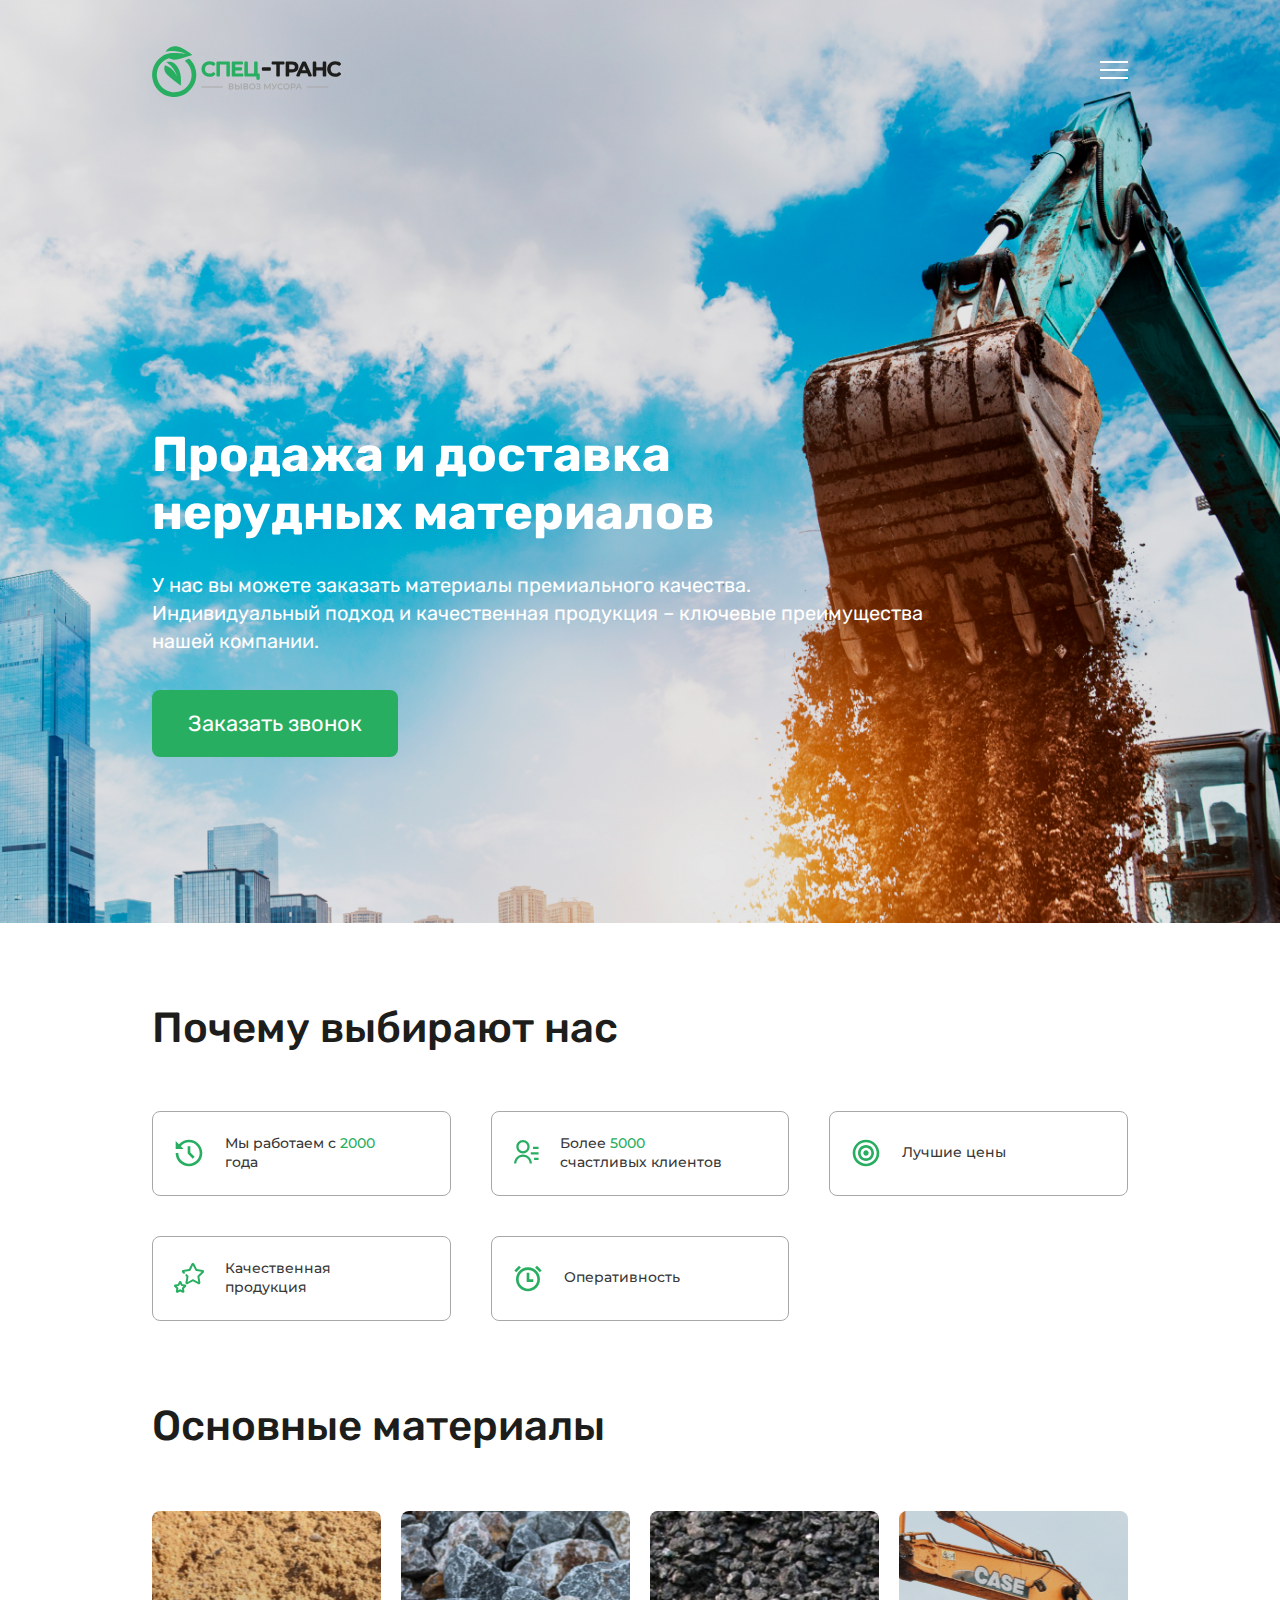
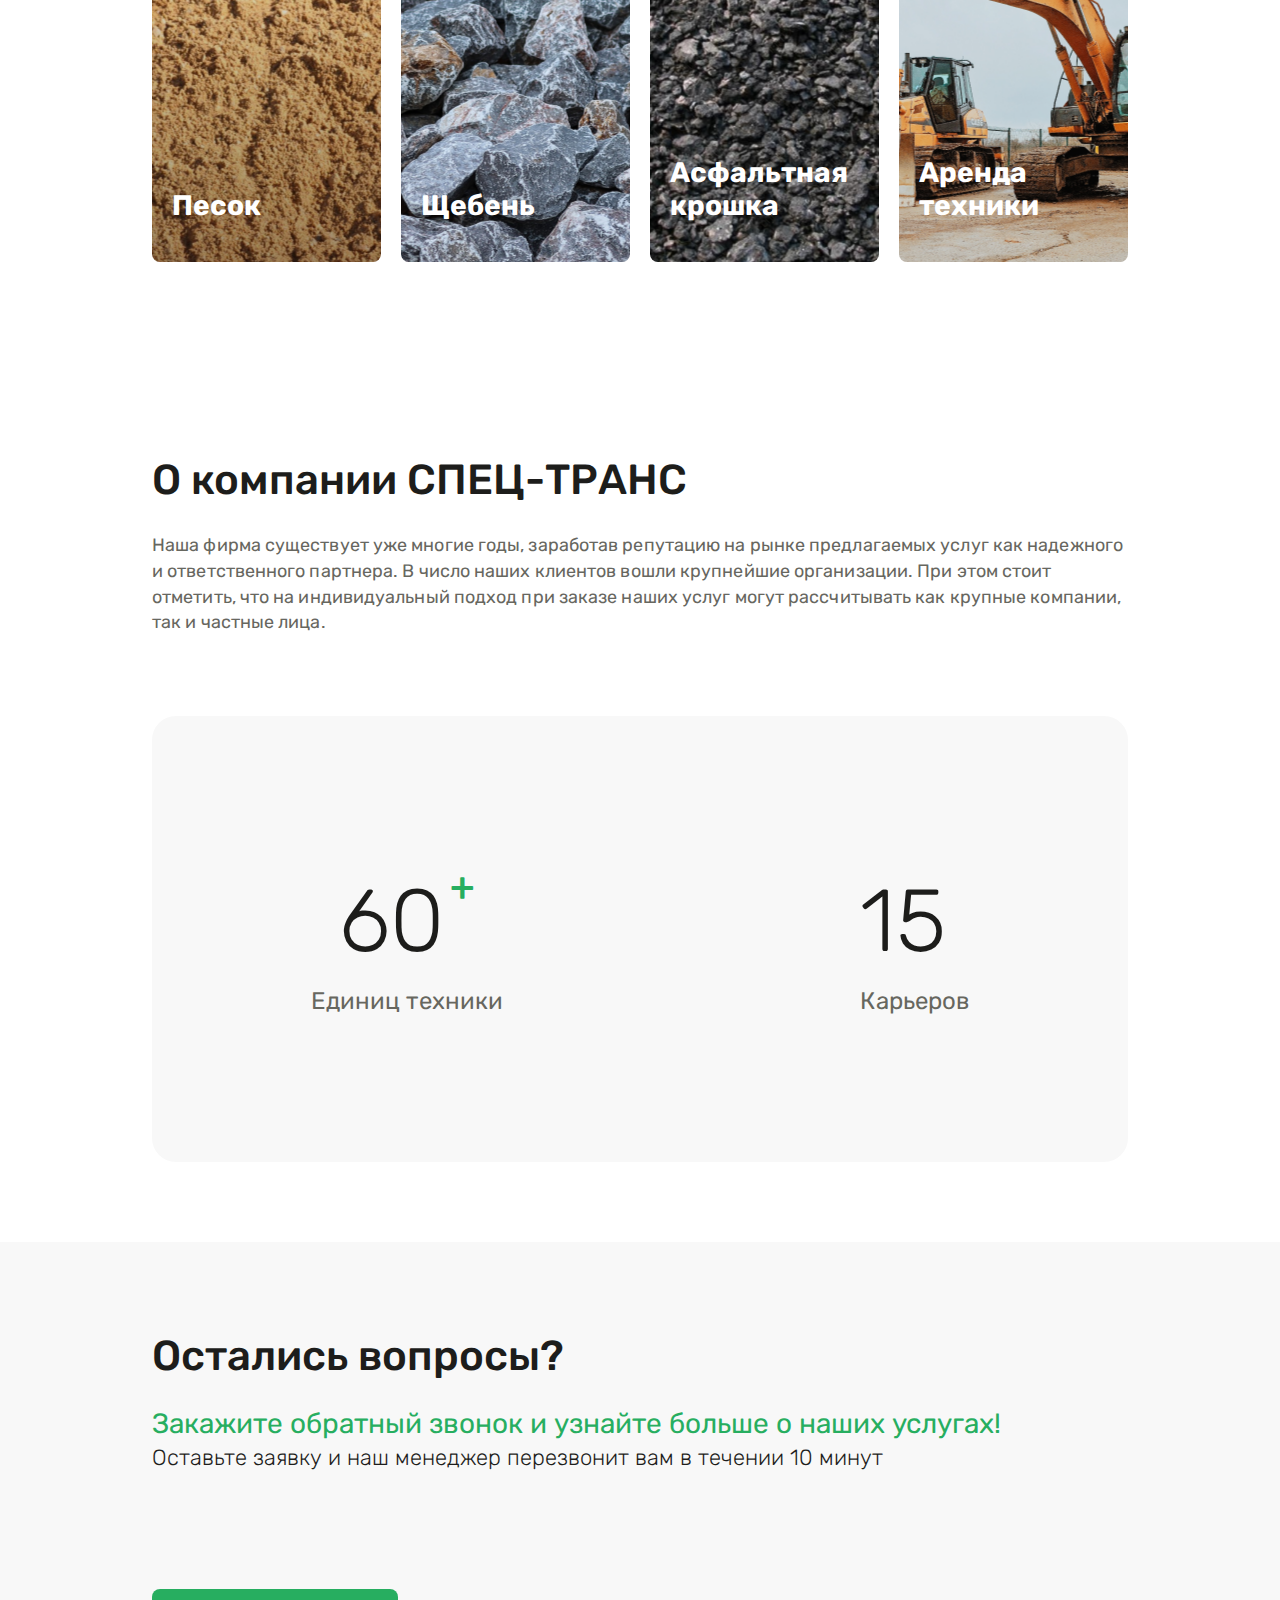
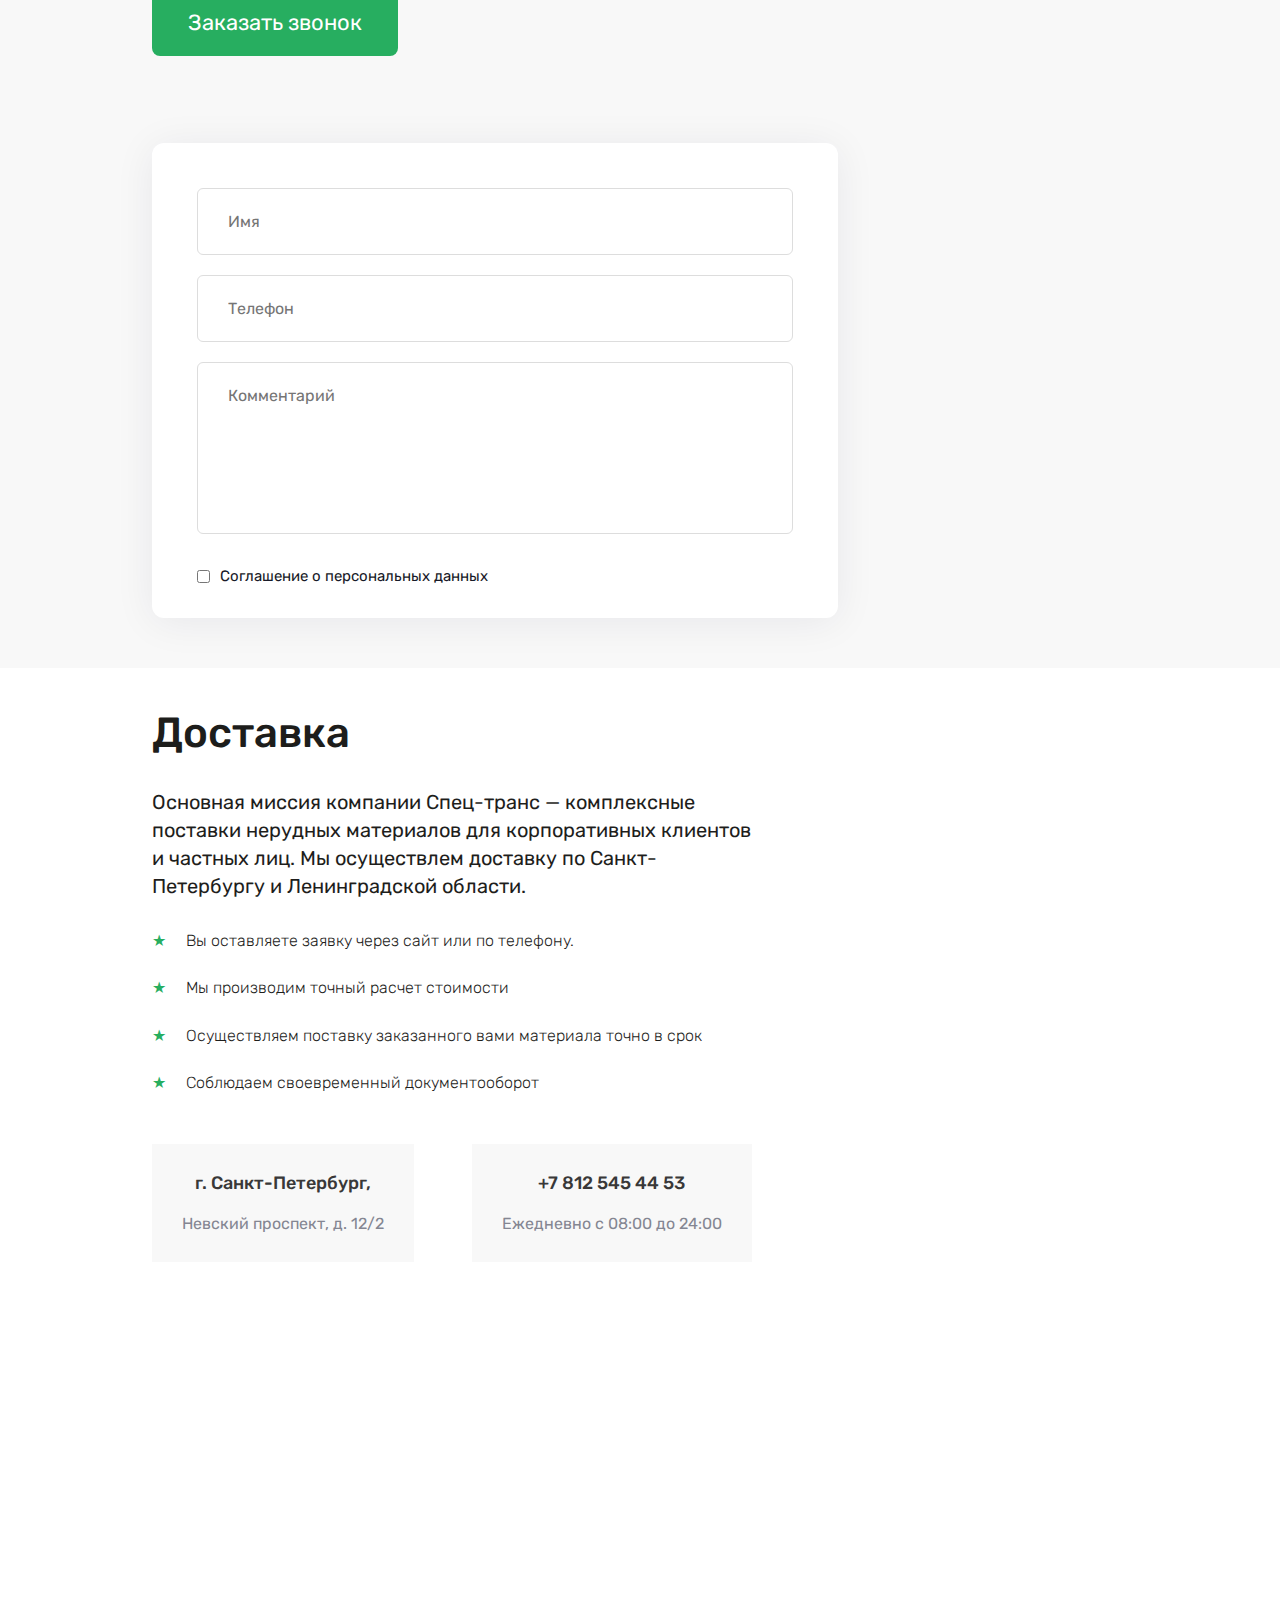
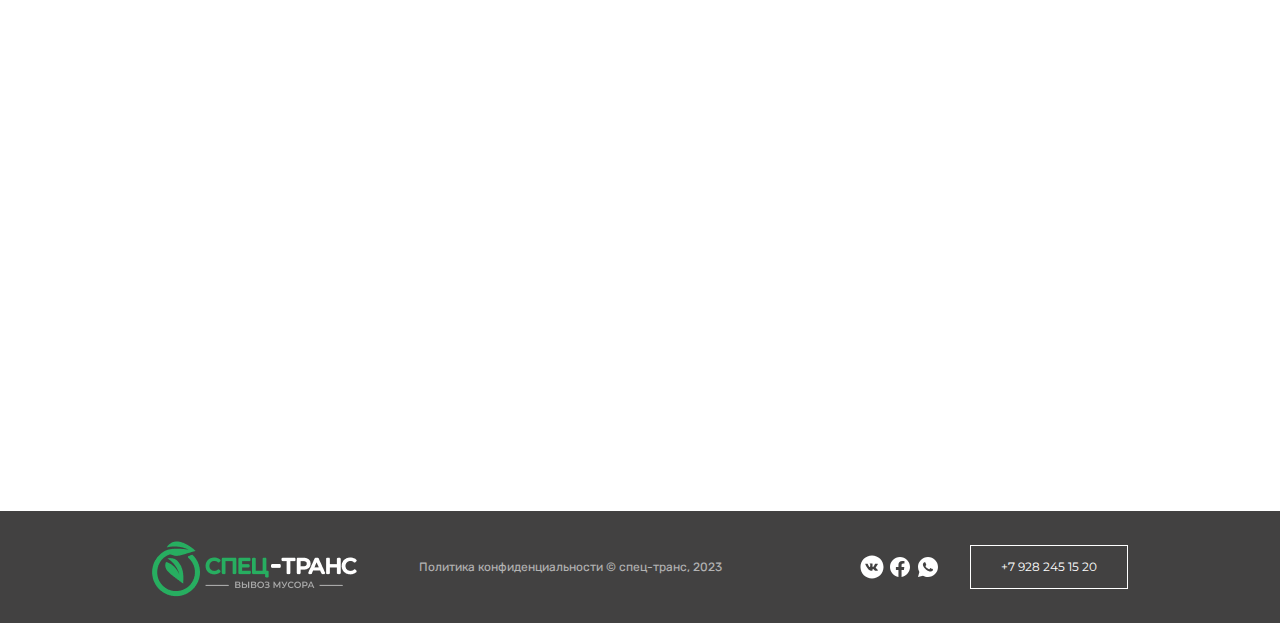
<file: index.html>
<!DOCTYPE html>
<html lang="en">
  <head>
    <meta charset="UTF-8" />
    <meta name="viewport" content="width=device-width, initial-scale=1.0" />
    <title>Спец-Транс</title>
    <link rel="stylesheet" href="./css/style.css" />
    <link rel="preconnect" href="https://fonts.googleapis.com" />
    <link rel="preconnect" href="https://fonts.gstatic.com" crossorigin />
    <link
      href="https://fonts.googleapis.com/css2?family=Montserrat:wght@500&family=Rubik:wght@400;500;700&display=swap"
      rel="stylesheet"
    />
  </head>
  <body>
    <header class="header">
      <div class="header__container">
        <div class="header__menu">
          <div class="header__logo">
            <a href="">
              <img src="./img/logo.svg" class="header__img" alt="logo" />
            </a>
          </div>
          <div class="header__menu">
            <ul class="menu__body">
              <li class="menu__item">
                <a href="#" class="menu__link">Услуги</a>
              </li>
              <li class="menu__item">
                <a href="./index2.html" class="menu__link">Материалы</a>
              </li>
              <li class="menu__item">
                <a href="./index3.html" class="menu__link">Аренда техники</a>
              </li>
              <li class="menu__item">
                <a href="#" class="menu__link">Доставка и оплата</a>
              </li>
              <li class="menu__item">
                <a href="#" class="menu__link">О компании</a>
              </li>
              <li class="menu__item">
                <a href="#" class="menu__link">Контакты</a>
              </li>
            </ul>
          </div>
          <div class="menu-icon"><span></span><span></span><span></span></div>
        </div>

        <div class="sale__items">
          <div class="sale__cont">
            <div class="sale__title">
              Продажа и доставка нерудных материалов
            </div>
            <div class="sale__desc desc">
              У нас вы можете заказать материалы премиального качества. <br />
              Индивидуальный подход и качественная продукция – ключевые
              преимущества нашей компании.
            </div>
            <div class="sale__button">
              <a class="sale__btn" href="#questions">Заказать звонок</a>
            </div>
          </div>
        </div>
      </div>
    </header>

    <section class="why">
      <div class="why__container">
        <div class="why__title title">Почему выбирают нас</div>
        <div class="why__desc">
          <div class="why__cards">
            <div class="why__card">
              <div class="card-icon">
                <img src="./img/time1.svg" alt="" />
              </div>
              <div class="card-desc">
                Мы работаем с <span class="green">2000</span> <br />
                года
              </div>
            </div>
            <div class="why__card">
              <div class="card-icon">
                <img src="./img/people2.svg" alt="" />
              </div>
              <div class="card-desc">
                Более <span class="green">5000</span> <br />
                счастливых клиентов
              </div>
            </div>
            <div class="why__card">
              <div class="card-icon">
                <img src="./img/circle3.svg" alt="" />
              </div>
              <div class="card-desc">Лучшие цены</div>
            </div>
            <div class="why__card">
              <div class="card-icon">
                <img src="./img/star4.svg" alt="" />
              </div>
              <div class="card-desc">
                Качественная <br />
                продукция
              </div>
            </div>
            <div class="why__card">
              <div class="card-icon">
                <img src="./img/a-clock5.svg" alt="" />
              </div>
              <div class="card-desc">Оперативность</div>
            </div>
          </div>
        </div>
      </div>
    </section>

    <section class="materials">
      <div class="materials__container">
        <div class="materials__title title">Основные материалы</div>
        <div class="materials__cards">
          <a href="./index2.html" class="materials__card materials__card-1">
            <div class="materials__card-title">Песок</div>
          </a>

          <a href="./index2for2.html" class="materials__card materials__card-2">
            <div class="materials__card-title">Щебень</div>
          </a>

          <a href="./index3for3.html" class="materials__card materials__card-3">
            <div class="materials__card-title">
              Асфальтная <br />
              крошка
            </div>
          </a>

          <a href="./index3.html" class="materials__card materials__card-4">
            <div class="materials__card-title">
              Аренда <br />
              техники
            </div>
          </a>
        </div>
      </div>
    </section>

    <section class="about">
      <div class="about__container">
        <div class="about__cont">
          <div class="about__desc">
            <div class="about__title title">О компании СПЕЦ-ТРАНС</div>
            <div class="about__text">
              Наша фирма существует уже многие годы, заработав репутацию на
              рынке предлагаемых услуг как надежного и ответственного партнера.
              В число наших клиентов вошли крупнейшие организации. При этом
              стоит отметить, что на индивидуальный подход при заказе наших
              услуг могут рассчитывать как крупные компании, так и частные лица.
            </div>
          </div>
          <div class="about__quantity">
            <div class="about__technique">
              <div class="about__technique-num">
                <p class="technique__num quantity__num">60</p>
                <p class="technique__plus">+</p>
              </div>
              <div class="technique__desc quantity__desc">Единиц техники</div>
            </div>
            <div class="about__career">
              <div class="career__num quantity__num">15</div>
              <div class="career__desc quantity__desc">Карьеров</div>
            </div>
          </div>
        </div>
      </div>
    </section>

    <section class="questions" id="questions">
      <div class="questions__container">
        <div class="questions__cont">
          <div class="questions__question">
            <div class="questions__title title">Остались вопросы?</div>
            <div class="questions__desc">
              Закажите обратный звонок и узнайте больше о наших услугах!
            </div>
            <div class="questions__floor">
              Оставьте заявку и наш менеджер перезвонит вам в течении 10 минут
            </div>
            <div class="sale__button questions__btn">
              <button class="sale__btn">Заказать звонок</button>
            </div>
          </div>
          <div class="questions__form">
            <div class="question__line"></div>
            <div class="questions__square">
              <div class="questions__input">
                <input type="text" placeholder="Имя" class="input1" />
                <input type="text" placeholder="Телефон" class="input2" />
                <textarea name="" id="" cols="30" rows="10" placeholder="Комментарий" class="input3"></textarea>
                <div class="agree__cont">
                  
                  <p class="questions__agreement">
                    <input type="checkbox" name="" class="checkbox">
                    Соглашение о персональных данных
                  </p>
                </div>
              </div>
            </div>
            <div class="question__line"></div>
          </div>
        </div>
      </div>
    </section>

    <!-- <section class="delivery"> -->
      <div class="delivery__container">
        <div class="delivery__cont">
          <div class="delivery__delivery">
            <div class="delivery__title title">
              Доставка 
            </div>
            <div class="delivery__desc">
              Основная миссия компании Спец-транс — комплексные поставки нерудных материалов для корпоративных клиентов и частных лиц. Мы осуществлем доставку по Санкт-Петербургу и Ленинградской области.
            </div>
            <div class="delivery__stars">
              <div class="delivery__star">
                <p class="delivery__star-desc">
                  <span class="star">&#9733</span>Вы оставляете заявку через сайт или по телефону.
                </p>
              </div>
              <div class="delivery__star">
                <p class="delivery__star-desc">
                  <span class="star">&#9733</span>Мы производим точный расчет стоимости
                </p>
              </div>
              <div class="delivery__star">
                <p class="delivery__star-desc">
                  <span class="star">&#9733</span>Осуществляем поставку заказанного вами материала точно в срок
                </p>
              </div>
              <div class="delivery__star">
                <p class="delivery__star-desc">
                  <span class="star">&#9733</span>Соблюдаем своевременный документооборот
                </p>
              </div>
            </div>
            <div class="delivery__cards">
              <div class="delivery__card">
                <div class="delivery__card-title">г. Санкт-Петербург,</div>
                <div class="delivery__card-desc">Невский проспект, д. 12/2</div>
              </div>
              <div class="delivery__card">
                <div class="delivery__card-title">+7 812 545 44 53</div>
                <div class="delivery__card-desc">Ежедневно с 08:00 до 24:00</div>
              </div>
            </div>
          </div>
          <div class="delivery__map">
            <iframe src="https://yandex.ru/map-widget/v1/?ll=37.624513%2C55.748635&z=12" frameborder="1" allowfullscreen="true" class="delivery__map-ya"></iframe>
          </div>
        </div>
      </div>
    </section>

    <footer class="footer">
      <div class="footer__container">
        <div class="footer__cont">
          <div class="footer__logo">
            <img src="./img/logodark.png" alt="">
            <p class="footer__logo-text">Политика конфиденциальности © спец-транс, 2023</p>
          </div>
          <div class="footer__items">
            <p class="footer__items-text">Материалы</p>
            <p class="footer__items-text">Услуги</p>
          </div>
          <div class="footer__sociable">
            <div class="footer__sociable__icons">
              <img src="./img/icon1.svg" alt="" class="">
              <img src="./img/icon2.svg" alt="" class="">
              <img src="./img/icon3.svg" alt="" class="">
            </div>
            <div class="footer__sociable-number">
              +7 928 245 15 20
            </div>
          </div>
        </div>
      </div>
    </footer>


    <script src="./js/script.js"></script>
  </body>
</html>
</file>
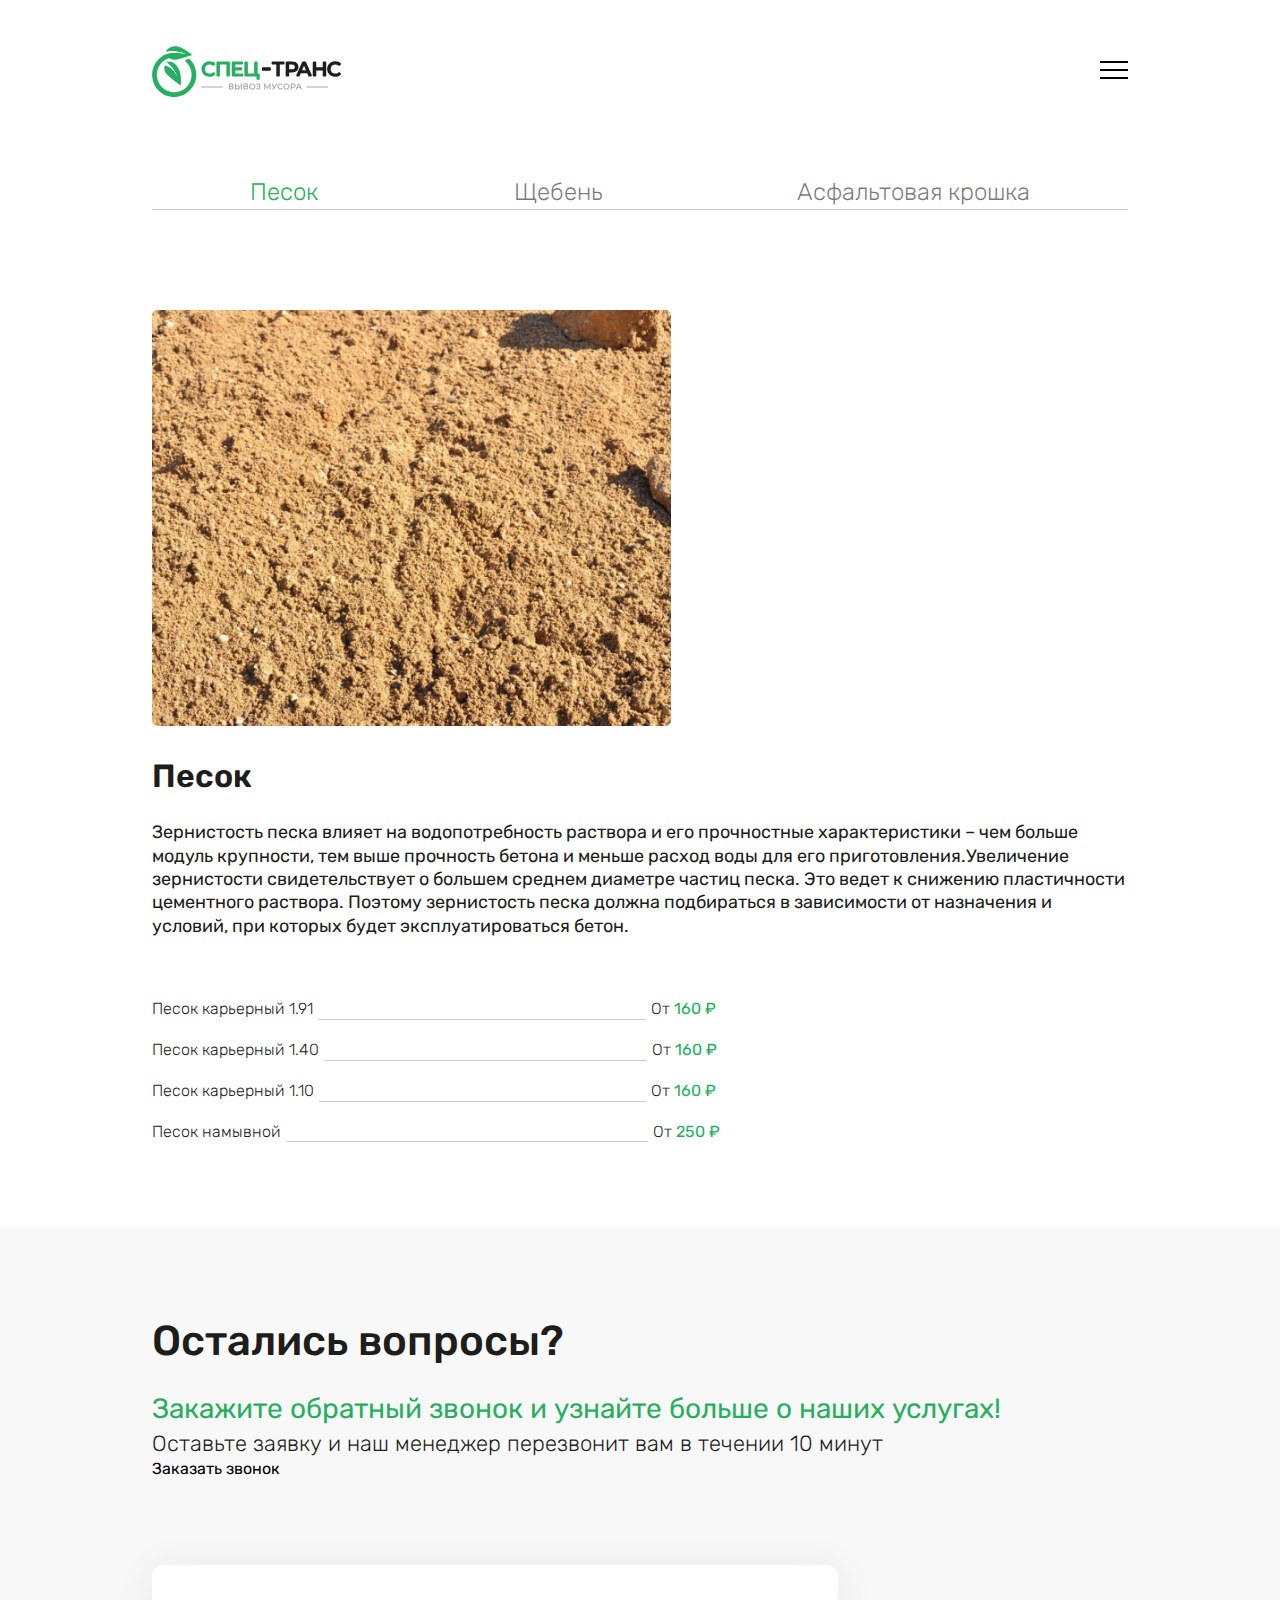
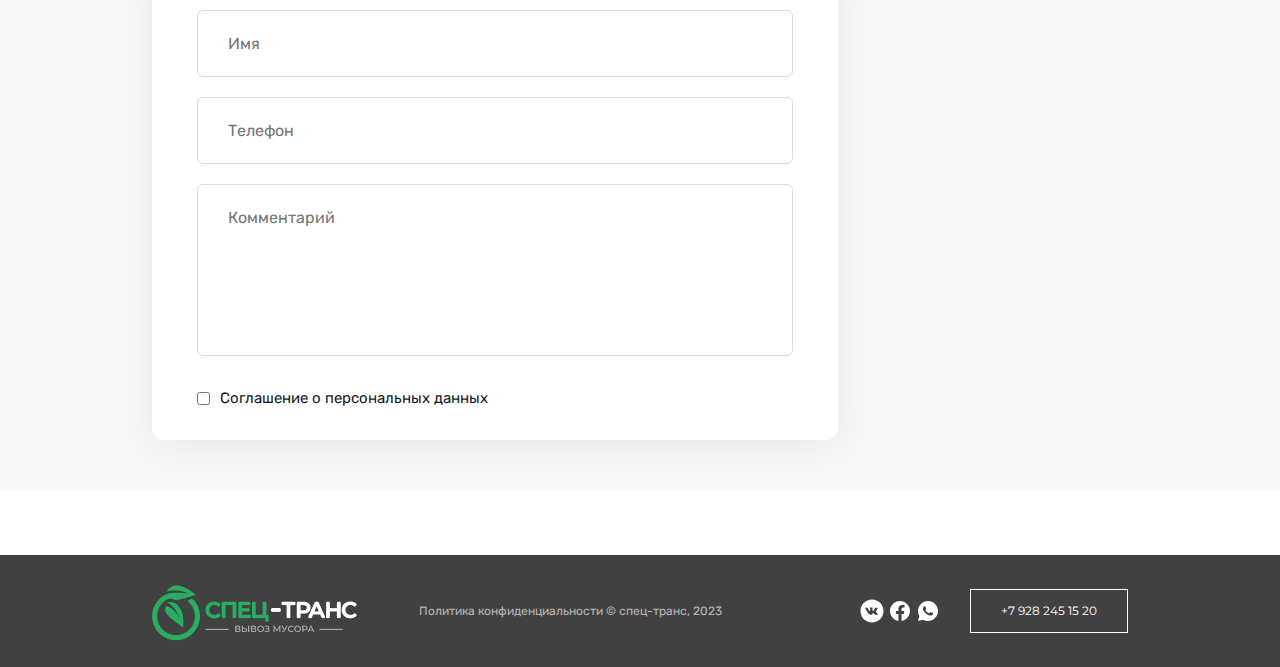
<file: index2.html>
<!DOCTYPE html>
<html lang="en">
  <head>
    <meta charset="UTF-8" />
    <meta name="viewport" content="width=device-width, initial-scale=1.0" />
    <title>Спец-Транс Материалы</title>
    <link rel="stylesheet" href="./css/style2.css" />
    <link
      href="https://fonts.googleapis.com/css2?family=Montserrat:wght@500&family=Rubik:wght@400;500;700&display=swap"
      rel="stylesheet"
    />
  </head>
  <body>
    <header class="header">
      <div class="header__container">
        <div class="header__menu">
          <div class="header__logo">
            <a href="./index.html">
              <img src="./img/logo.svg" class="header__img" alt="logo" />
            </a>
          </div>
          <div class="header__menu">
            <ul class="menu__body">
              <li class="menu__item">
                <a href="#" class="menu__link">Услуги</a>
              </li>
              <li class="menu__item">
                <a href="#" class="menu__link active-menu">Материалы</a>
              </li>
              <li class="menu__item">
                <a href="./index3.html" class="menu__link">Аренда техники</a>
              </li>
              <li class="menu__item">
                <a href="#" class="menu__link">Доставка и оплата</a>
              </li>
              <li class="menu__item">
                <a href="#" class="menu__link">О компании</a>
              </li>
              <li class="menu__item">
                <a href="#" class="menu__link">Контакты</a>
              </li>
            </ul>
          </div>
          <div class="menu-icon"><span></span><span></span><span></span></div>
        </div>
      </div>
    </header>

    <section class="materials">
      <div class="materials__container">
        <ul class="tab__cont">
          <li data-tab="tab-1" class="tab__title">Песок</li>
          <li data-tab="tab-2" class="tab__title">Щебень</li>
          <li data-tab="tab-3" class="tab__title">Асфальтовая крошка</li>
        </ul>
        <div class="tab__line">
          <div class="line-tab"></div>
          <div class="line-tab"></div>
          <div class="line-tab"></div>
        </div>
        <div class="tab__wrapper">
          <div id="tab-1" class="tab__content hidden-tab-content">
            <div class="materials__cont">
              <div class="materials__img">
                <img src="./img/send_tab.png" alt="" class="materials__image" />
              </div>
              <div class="materials__text">
                <div class="materials__title">Песок</div>
                <div class="materials__desc">
                  Зернистость песка влияет на водопотребность раствора и его
                  прочностные характеристики – чем больше модуль крупности, тем
                  выше прочность бетона и меньше расход воды для его
                  приготовления.Увеличение зернистости свидетельствует о большем
                  среднем диаметре частиц песка. Это ведет к снижению
                  пластичности цементного раствора. Поэтому зернистость песка
                  должна подбираться в зависимости от назначения и условий, при
                  которых будет эксплуатироваться бетон.
                </div>
                <div class="materials__price">
                  <div class="price__cont">
                    <p class="price__1">Песок карьерный 1.91</p>
                    <span class="price__line1"></span>
                    <p class="price__num">
                      От <span class="greeen">160 ₽</span>
                    </p>
                  </div>
                  <div class="price__cont">
                    <p class="price__1">Песок карьерный 1.40</p>
                    <span class="price__line2"></span>
                    <p class="price__num">
                      От <span class="greeen">160 ₽</span>
                    </p>
                  </div>
                  <div class="price__cont">
                    <p class="price__1">Песок карьерный 1.10</p>
                    <span class="price__line3"></span>
                    <p class="price__num">
                      От <span class="greeen">160 ₽</span>
                    </p>
                  </div>
                  <div class="price__cont">
                    <p class="price__1">Песок намывной</p>
                    <span class="price__line4"></span>
                    <p class="price__num">
                      От <span class="greeen">250 ₽</span>
                    </p>
                  </div>
                </div>
              </div>
            </div>
          </div>
          <div id="tab-2" class="tab__content hidden-tab-content">
            <div class="materials__cont">
              <div class="materials__img">
                <img src="./img/macadam_tab.png" alt="" class="materials__image" />
              </div>
              <div class="materials__text">
                <div class="materials__title">Щебень</div>
                <div class="materials__desc">
                  Щебень размером 5-20 мм. Это самый востребованный в
                  строительстве и
                  <span class="greeen underline">производстве ЖБИ</span>
                  материал, его также применяют для строительства дорог и
                  создания фундамента. Такой щебень незаменим и в частном
                  строительстве при подготовке бетона. Щебень 20-40 мм.
                  Используется в дренажных работах, при строительстве трамвайных
                  и железнодорожных путей, а также может применяться при
                  обустройстве фундаментов зданий промышленного назначения.
                  Щебень размером 40-70 мм может использовать для дренажа,
                  добавляться в бетон и бетонные изделия;
                </div>
                <div class="materials__price">
                  <div class="price__cont">
                    <p class="price__1">Щебень гранитный фр. 5-20 </p>
                    <span class="price__line5"></span>
                    <p class="price__num">
                      От <span class="greeen">800 ₽</span>
                    </p> 
                  </div>
                  <div class="price__cont">
                    <p class="price__1">Щебень гранитный фр. 20-40</p>
                    <span class="price__line6"></span>
                    <p class="price__num">
                      От <span class="greeen">600 ₽</span>
                    </p>
                  </div>
                  <div class="price__cont">
                    <p class="price__1">Щебень гравийный фр. 5-20</p>
                    <span class="price__line7"></span>
                    <p class="price__num">
                      От <span class="greeen">500 ₽</span>
                    </p>
                  </div>
                  <div class="price__cont">
                    <p class="price__1">Гранитный отсев</p>
                    <span class="price__line8"></span>
                    <p class="price__num">
                      От <span class="greeen">1000 ₽</span>
                    </p>
                  </div>
                </div>
              </div>
            </div>
          </div>
          <div id="tab-3" class="tab__content hidden-tab-content">
            <div class="materials__cont">
              <div class="materials__img">
                <img src="./img/asphalt_tab.png" alt="" class="materials__image" />
              </div>
              <div class="materials__text">
                <div class="materials__title">Вторичные материалы</div>
                <div class="materials__price">
                  <div class="price__cont">
                    <p class="price__1">Асфальтная крошка</p>
                    <span class="price__line9"></span>
                    <p class="price__num">
                      От <span class="greeen">500 ₽</span>
                    </p>
                  </div>
                  <div class="price__cont">
                    <p class="price__1">Бой кирпича</p>
                    <span class="price__line10"></span>
                    <p class="price__num">
                      От <span class="greeen">200 ₽</span>
                    </p>
                  </div>
                  <div class="price__cont">
                    <p class="price__1">Бой бетона</p> 
                    <span class="price__line11"></span>
                    <p class="price__num">
                      От <span class="greeen">160 ₽</span>
                    </p>
                  </div>
                </div>
              </div>
            </div>
          </div>
        </div>
      </div>
    </section>

    <section class="questions" id="questions">
      <div class="questions__container">
        <div class="questions__cont">
          <div class="questions__question">
            <div class="questions__title title">Остались вопросы?</div>
            <div class="questions__desc">
              Закажите обратный звонок и узнайте больше о наших услугах!
            </div>
            <div class="questions__floor">
              Оставьте заявку и наш менеджер перезвонит вам в течении 10 минут
            </div>
            <div class="sale__button questions__btn">
              <button class="sale__btn">Заказать звонок</button>
            </div>
          </div>
          <div class="questions__form">
            <div class="question__line"></div>
            <div class="questions__square">
              <div class="questions__input">
                <input type="text" placeholder="Имя" class="input1" />
                <input type="text" placeholder="Телефон" class="input2" />
                <textarea
                  name=""
                  id=""
                  cols="30"
                  rows="10"
                  placeholder="Комментарий"
                  class="input3"
                ></textarea>
                <div class="agree__cont">
                  <p class="questions__agreement">
                    <input type="checkbox" name="" class="checkbox" />
                    Соглашение о персональных данных
                  </p>
                </div>
              </div>
            </div>
            <div class="question__line"></div>
          </div>
        </div>
      </div>
    </section>

    <footer class="footer">
      <div class="footer__container">
        <div class="footer__cont">
          <div class="footer__logo">
            <img src="./img/logodark.png" alt="" />
            <p class="footer__logo-text">
              Политика конфиденциальности © спец-транс, 2023
            </p>
          </div>
          <div class="footer__items">
            <p class="footer__items-text">Материалы</p>
            <p class="footer__items-text">Услуги</p>
          </div>
          <div class="footer__sociable">
            <div class="footer__sociable__icons">
              <img src="./img/icon1.svg" alt="" class="" />
              <img src="./img/icon2.svg" alt="" class="" />
              <img src="./img/icon3.svg" alt="" class="" />
            </div>
            <div class="footer__sociable-number">+7 928 245 15 20</div>
          </div>
        </div>
      </div>
    </footer>
    <script src="./js/script2.js"></script>
  </body>
</html>
</file>
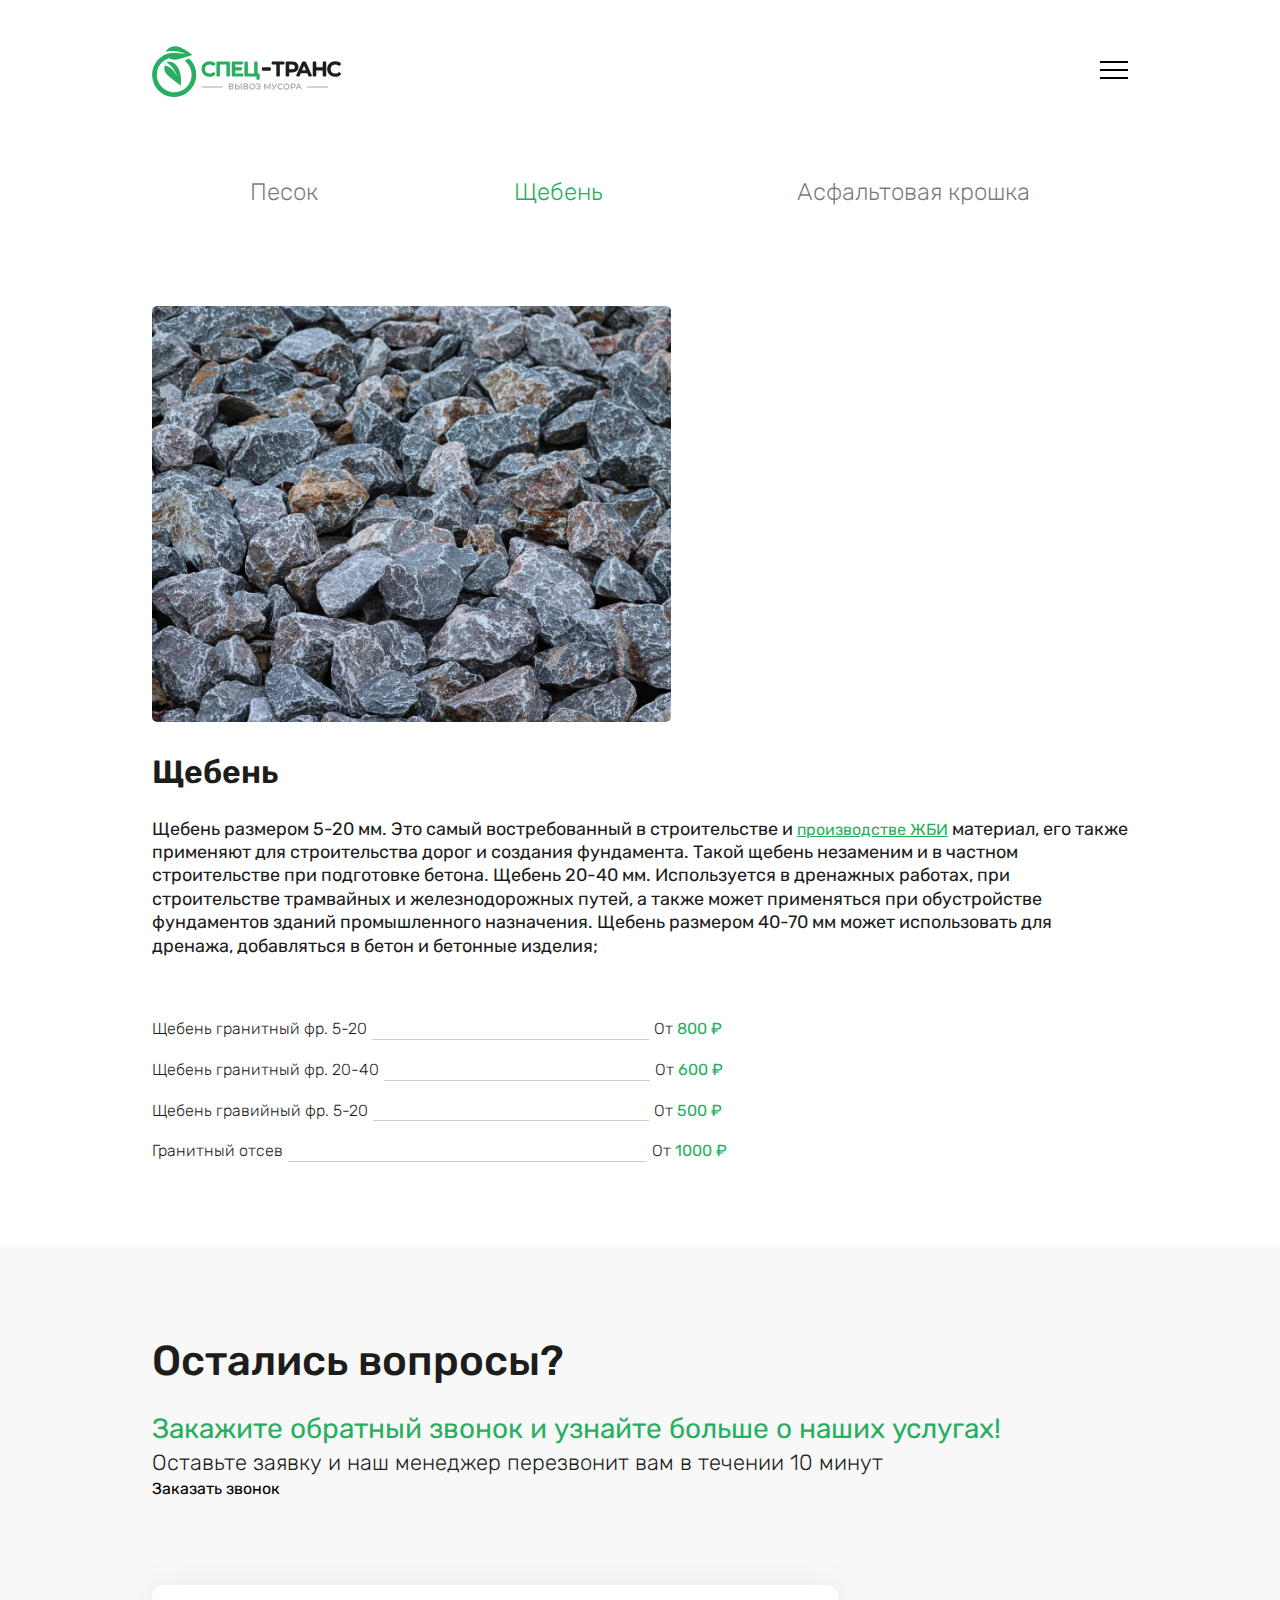
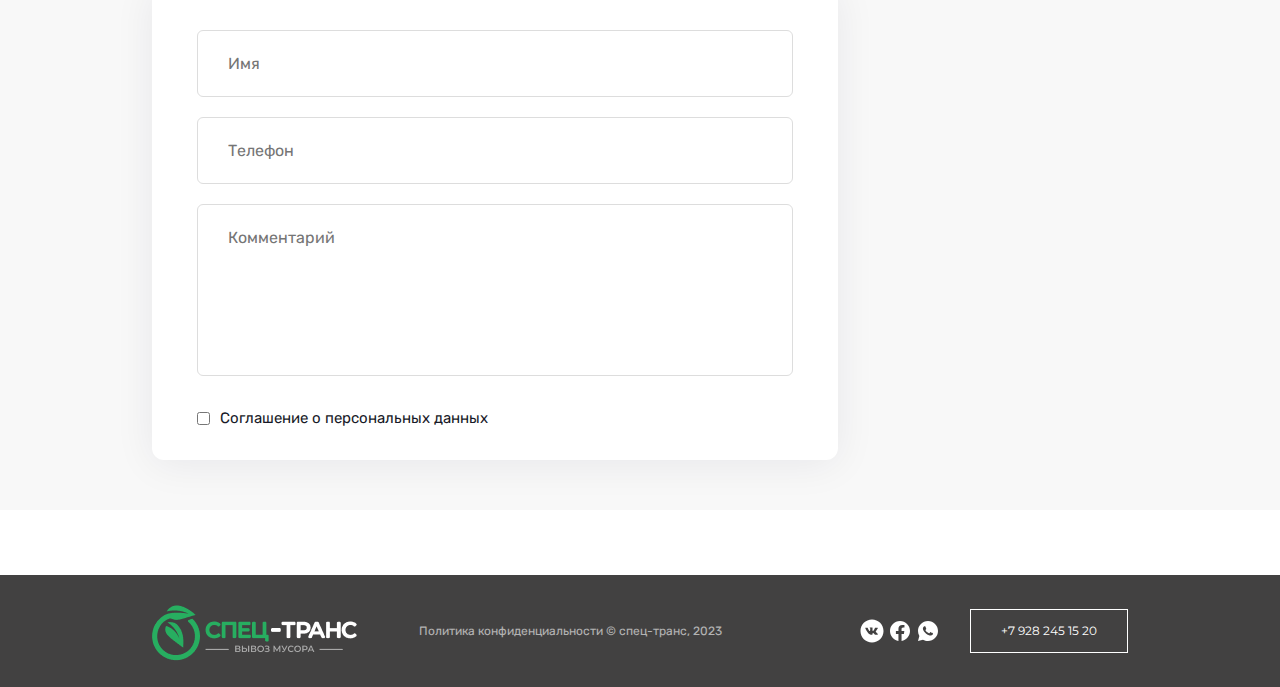
<file: index2for2.html>
<!DOCTYPE html>
<html lang="en">
  <head>
    <meta charset="UTF-8" />
    <meta name="viewport" content="width=device-width, initial-scale=1.0" />
    <title>Спец-Транс Материалы</title>
    <link rel="stylesheet" href="./css/style2.css" />
    <link
      href="https://fonts.googleapis.com/css2?family=Montserrat:wght@500&family=Rubik:wght@400;500;700&display=swap"
      rel="stylesheet"
    />
  </head>
  <body>
    <header class="header">
      <div class="header__container">
        <div class="header__menu">
          <div class="header__logo">
            <a href="./index.html">
              <img src="./img/logo.svg" class="header__img" alt="logo" />
            </a>
          </div>
          <div class="header__menu">
            <ul class="menu__body">
              <li class="menu__item">
                <a href="#" class="menu__link">Услуги</a>
              </li>
              <li class="menu__item">
                <a href="#" class="menu__link active-menu">Материалы</a>
              </li>
              <li class="menu__item">
                <a href="./index3.html" class="menu__link">Аренда техники</a>
              </li>
              <li class="menu__item">
                <a href="#" class="menu__link">Доставка и оплата</a>
              </li>
              <li class="menu__item">
                <a href="#" class="menu__link">О компании</a>
              </li>
              <li class="menu__item">
                <a href="#" class="menu__link">Контакты</a>
              </li>
            </ul>
          </div>
          <div class="menu-icon"><span></span><span></span><span></span></div>
        </div>
      </div>
    </header>

    <section class="materials">
      <div class="materials__container">
        <ul class="tab__cont">
          <li data-tab="tab-1" class="tab__title">Песок</li>
          <li data-tab="tab-2" class="tab__title">Щебень</li>
          <li data-tab="tab-3" class="tab__title">Асфальтовая крошка</li>
        </ul>
        <div class="tab__wrapper">
          <div id="tab-1" class="tab__content hidden-tab-content">
            <div class="materials__cont">
              <div class="materials__img">
                <img src="./img/send_tab.png" alt="" class="materials__image" />
              </div>
              <div class="materials__text">
                <div class="materials__title">Песок</div>
                <div class="materials__desc">
                  Зернистость песка влияет на водопотребность раствора и его
                  прочностные характеристики – чем больше модуль крупности, тем
                  выше прочность бетона и меньше расход воды для его
                  приготовления.Увеличение зернистости свидетельствует о большем
                  среднем диаметре частиц песка. Это ведет к снижению
                  пластичности цементного раствора. Поэтому зернистость песка
                  должна подбираться в зависимости от назначения и условий, при
                  которых будет эксплуатироваться бетон.
                </div>
                <div class="materials__price">
                  <div class="price__cont">
                    <p class="price__1">Песок карьерный 1.91</p>
                    <span class="price__line1"></span>
                    <p class="price__num">
                      От <span class="greeen">160 ₽</span>
                    </p>
                  </div>
                  <div class="price__cont">
                    <p class="price__1">Песок карьерный 1.40</p>
                    <span class="price__line2"></span>
                    <p class="price__num">
                      От <span class="greeen">160 ₽</span>
                    </p>
                  </div>
                  <div class="price__cont">
                    <p class="price__1">Песок карьерный 1.10</p>
                    <span class="price__line3"></span>
                    <p class="price__num">
                      От <span class="greeen">160 ₽</span>
                    </p>
                  </div>
                  <div class="price__cont">
                    <p class="price__1">Песок намывной</p>
                    <span class="price__line4"></span>
                    <p class="price__num">
                      От <span class="greeen">250 ₽</span>
                    </p>
                  </div>
                </div>
              </div>
            </div>
          </div>
          <div id="tab-2" class="tab__content hidden-tab-content">
            <div class="materials__cont">
              <div class="materials__img">
                <img src="./img/macadam_tab.png" alt="" class="materials__image" />
              </div>
              <div class="materials__text">
                <div class="materials__title">Щебень</div>
                <div class="materials__desc">
                  Щебень размером 5-20 мм. Это самый востребованный в
                  строительстве и
                  <span class="greeen underline">производстве ЖБИ</span>
                  материал, его также применяют для строительства дорог и
                  создания фундамента. Такой щебень незаменим и в частном
                  строительстве при подготовке бетона. Щебень 20-40 мм.
                  Используется в дренажных работах, при строительстве трамвайных
                  и железнодорожных путей, а также может применяться при
                  обустройстве фундаментов зданий промышленного назначения.
                  Щебень размером 40-70 мм может использовать для дренажа,
                  добавляться в бетон и бетонные изделия;
                </div>
                <div class="materials__price">
                  <div class="price__cont">
                    <p class="price__1">Щебень гранитный фр. 5-20 </p>
                    <span class="price__line5"></span>
                    <p class="price__num">
                      От <span class="greeen">800 ₽</span>
                    </p> 
                  </div>
                  <div class="price__cont">
                    <p class="price__1">Щебень гранитный фр. 20-40</p>
                    <span class="price__line6"></span>
                    <p class="price__num">
                      От <span class="greeen">600 ₽</span>
                    </p>
                  </div>
                  <div class="price__cont">
                    <p class="price__1">Щебень гравийный фр. 5-20</p>
                    <span class="price__line7"></span>
                    <p class="price__num">
                      От <span class="greeen">500 ₽</span>
                    </p>
                  </div>
                  <div class="price__cont">
                    <p class="price__1">Гранитный отсев</p>
                    <span class="price__line8"></span>
                    <p class="price__num">
                      От <span class="greeen">1000 ₽</span>
                    </p>
                  </div>
                </div>
              </div>
            </div>
          </div>
          <div id="tab-3" class="tab__content hidden-tab-content">
            <div class="materials__cont">
              <div class="materials__img">
                <img src="./img/asphalt_tab.png" alt="" class="materials__image" />
              </div>
              <div class="materials__text">
                <div class="materials__title">Вторичные материалы</div>
                <div class="materials__price">
                  <div class="price__cont">
                    <p class="price__1">Асфальтная крошка</p>
                    <span class="price__line9"></span>
                    <p class="price__num">
                      От <span class="greeen">500 ₽</span>
                    </p>
                  </div>
                  <div class="price__cont">
                    <p class="price__1">Бой кирпича</p>
                    <span class="price__line10"></span>
                    <p class="price__num">
                      От <span class="greeen">200 ₽</span>
                    </p>
                  </div>
                  <div class="price__cont">
                    <p class="price__1">Бой бетона</p> 
                    <span class="price__line11"></span>
                    <p class="price__num">
                      От <span class="greeen">160 ₽</span>
                    </p>
                  </div>
                </div>
              </div>
            </div>
          </div>
        </div>
      </div>
    </section>

    <section class="questions" id="questions">
      <div class="questions__container">
        <div class="questions__cont">
          <div class="questions__question">
            <div class="questions__title title">Остались вопросы?</div>
            <div class="questions__desc">
              Закажите обратный звонок и узнайте больше о наших услугах!
            </div>
            <div class="questions__floor">
              Оставьте заявку и наш менеджер перезвонит вам в течении 10 минут
            </div>
            <div class="sale__button questions__btn">
              <button class="sale__btn">Заказать звонок</button>
            </div>
          </div>
          <div class="questions__form">
            <div class="question__line"></div>
            <div class="questions__square">
              <div class="questions__input">
                <input type="text" placeholder="Имя" class="input1" />
                <input type="text" placeholder="Телефон" class="input2" />
                <textarea
                  name=""
                  id=""
                  cols="30"
                  rows="10"
                  placeholder="Комментарий"
                  class="input3"
                ></textarea>
                <div class="agree__cont">
                  <p class="questions__agreement">
                    <input type="checkbox" name="" class="checkbox" />
                    Соглашение о персональных данных
                  </p>
                </div>
              </div>
            </div>
            <div class="question__line"></div>
          </div>
        </div>
      </div>
    </section>

    <footer class="footer">
      <div class="footer__container">
        <div class="footer__cont">
          <div class="footer__logo">
            <img src="./img/logodark.png" alt="" />
            <p class="footer__logo-text">
              Политика конфиденциальности © спец-транс, 2023
            </p>
          </div>
          <div class="footer__items">
            <p class="footer__items-text">Материалы</p>
            <p class="footer__items-text">Услуги</p>
          </div>
          <div class="footer__sociable">
            <div class="footer__sociable__icons">
              <img src="./img/icon1.svg" alt="" class="" />
              <img src="./img/icon2.svg" alt="" class="" />
              <img src="./img/icon3.svg" alt="" class="" />
            </div>
            <div class="footer__sociable-number">+7 928 245 15 20</div>
          </div>
        </div>
      </div>
    </footer>
    <script src="./js/script2for2.js"></script>
  </body>
</html>
</file>
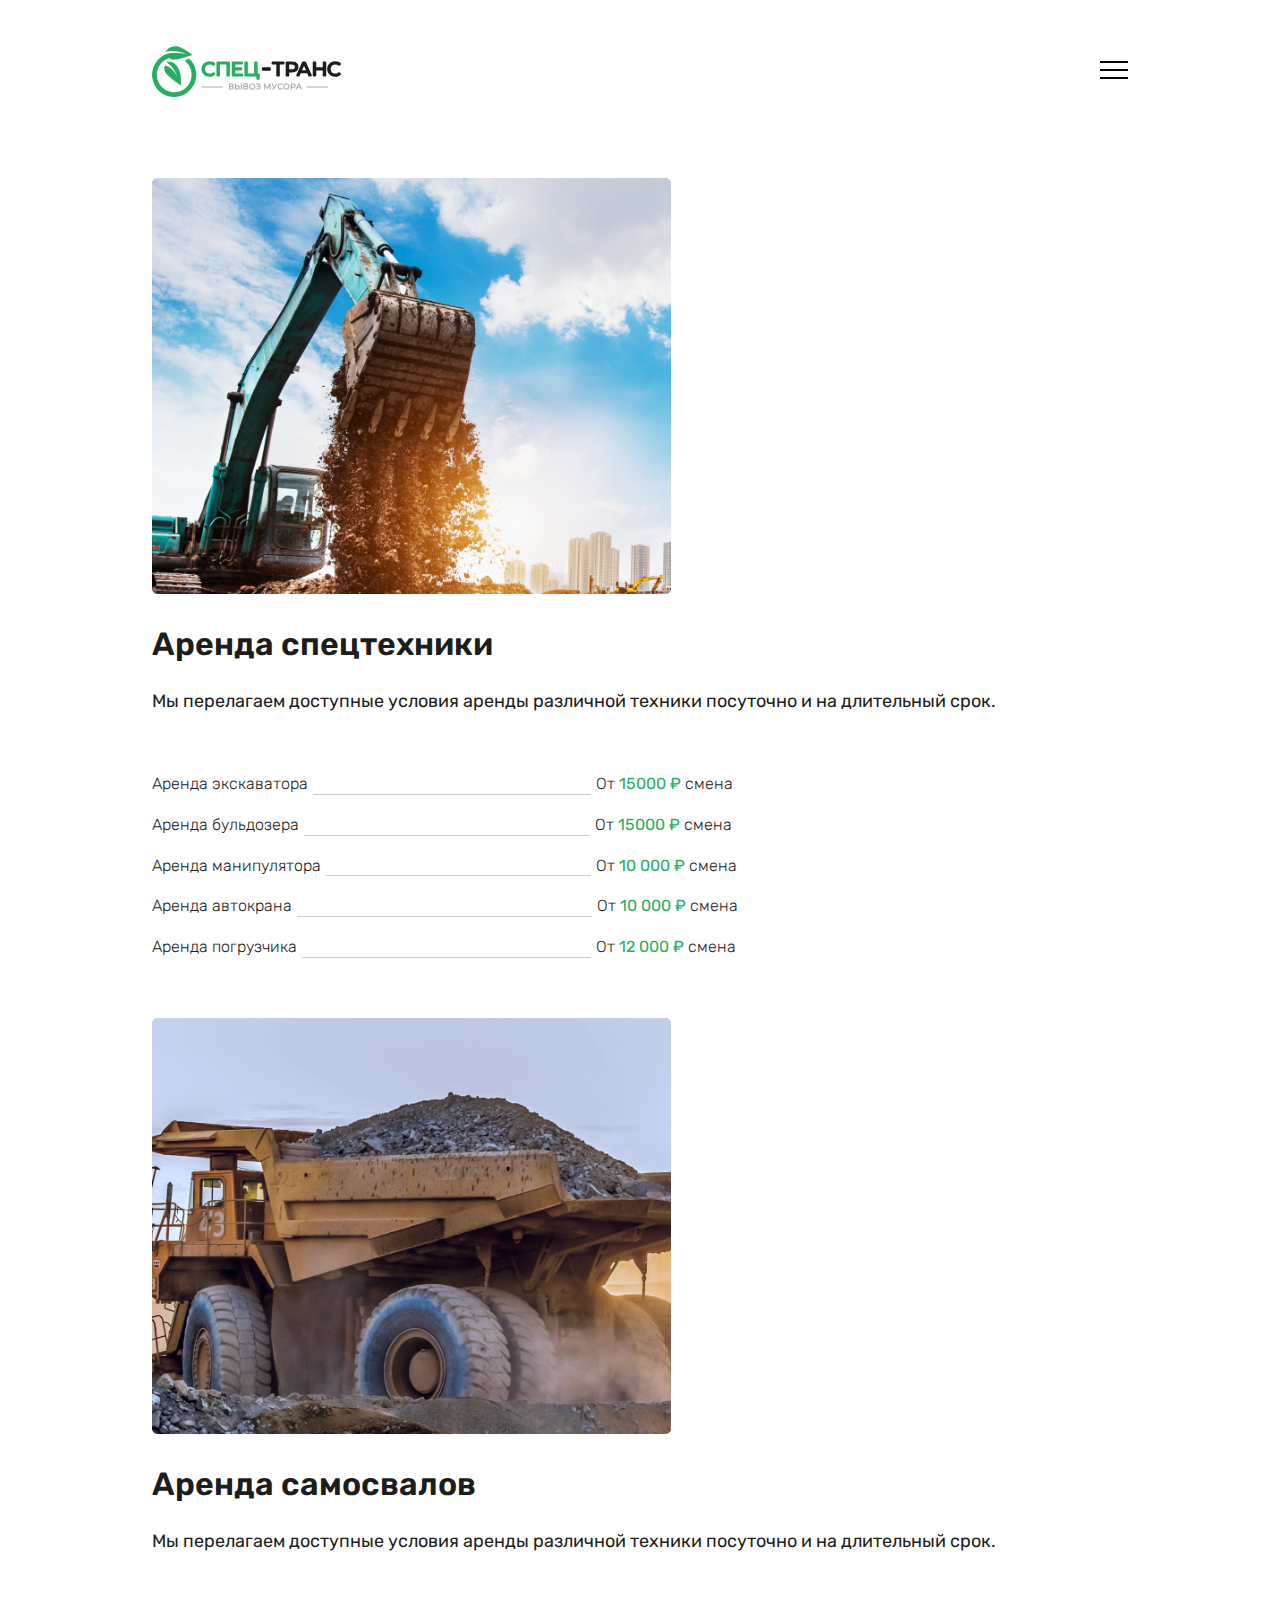
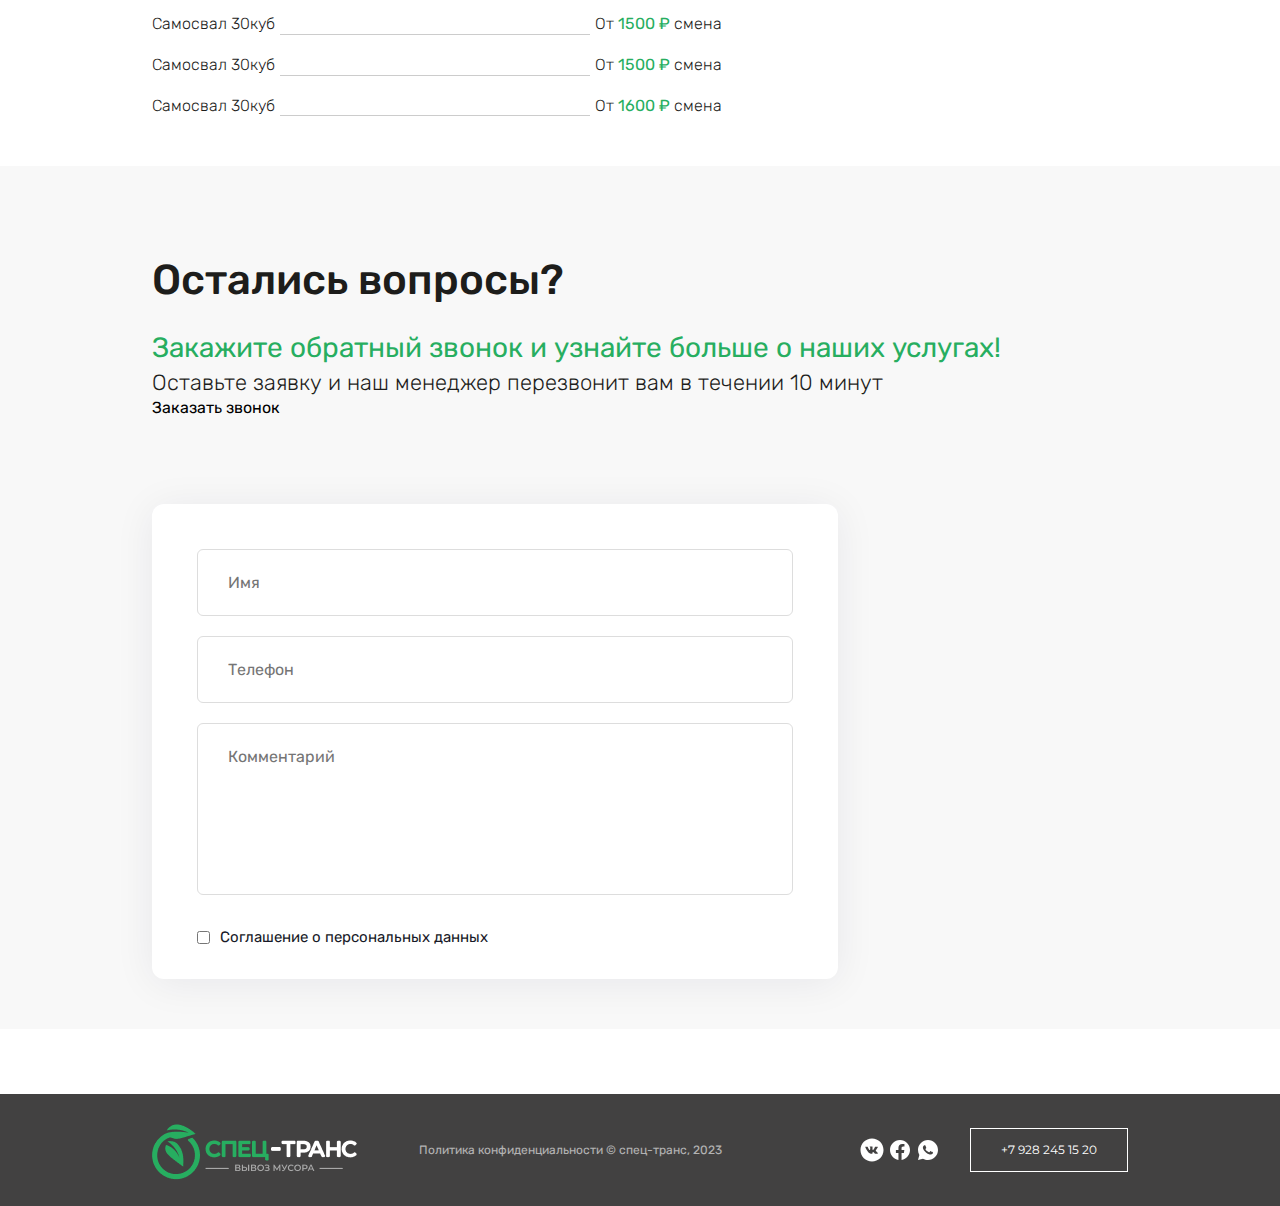
<file: index3.html>
<!DOCTYPE html>
<html lang="en">
  <head>
    <meta charset="UTF-8" />
    <meta name="viewport" content="width=device-width, initial-scale=1.0" />
    <title>Спец-Транс Аренда</title>
    <link rel="stylesheet" href="./css/style3.css" />
    <link
      href="https://fonts.googleapis.com/css2?family=Montserrat:wght@500&family=Rubik:wght@400;500;700&display=swap"
      rel="stylesheet"
    />
  </head>
  <body>
    <header class="header">
      <div class="header__container">
        <div class="header__menu">
          <div class="header__logo">
            <a href="./index.html">
              <img src="./img/logo.svg" class="header__img" alt="logo" />
            </a>
          </div>
          <div class="header__menu">
            <ul class="menu__body">
              <li class="menu__item">
                <a href="#" class="menu__link">Услуги</a>
              </li>
              <li class="menu__item">
                <a href="./index2.html" class="menu__link">Материалы</a>
              </li>
              <li class="menu__item">
                <a href="./index3.html" class="menu__link active-menu">Аренда техники</a>
              </li>
              <li class="menu__item">
                <a href="#" class="menu__link">Доставка и оплата</a>
              </li>
              <li class="menu__item">
                <a href="#" class="menu__link">О компании</a>
              </li>
              <li class="menu__item">
                <a href="#" class="menu__link">Контакты</a>
              </li>
            </ul>
          </div>
          <div class="menu-icon"><span></span><span></span><span></span></div>
        </div>
      </div>
    </header>

    <section class="rent">
      <div class="rent__container">

        <div class="materials__cont">
          <div class="materials__img">
            <img src="./img/first_rent.png" alt="" class="materials__image" />
          </div>
          <div class="materials__text">
            <div class="materials__title">Аренда спецтехники</div>
            <div class="materials__desc">
              Мы перелагаем доступные условия аренды различной техники посуточно и на длительный срок. 
            </div>
            <div class="materials__price">
              <div class="price__cont">
                <p class="price__1">Аренда экскаватора</p>
                <span class="price__line1"></span>
                <p class="price__num">
                  От <span class="greeen">15000 ₽</span> смена
                </p>
              </div>
              <div class="price__cont">
                <p class="price__1">Аренда бульдозера</p>
                <span class="price__line2"></span>
                <p class="price__num">
                  От <span class="greeen">15000 ₽</span> смена
                </p>
              </div>
              <div class="price__cont">
                <p class="price__1">Аренда манипулятора</p>
                <span class="price__line3"></span>
                <p class="price__num">
                  От <span class="greeen">10 000 ₽</span> смена
                </p>
              </div>
              <div class="price__cont">
                <p class="price__1">Аренда автокрана</p>
                <span class="price__line4"></span>
                <p class="price__num">
                  От <span class="greeen">10 000 ₽</span> смена
                </p>
              </div>
              <div class="price__cont">
                <p class="price__1">Аренда погрузчика</p>
                <span class="price__line5"></span>
                <p class="price__num">
                  От <span class="greeen">12 000 ₽</span> смена
                </p>
              </div>
            </div>
          </div>
        </div>

        <div class="materials__cont">
          <div class="materials__img">
            <img src="./img/second_rent.png" alt="" class="materials__image" />
          </div>
          <div class="materials__text">
            <div class="materials__title">Аренда самосвалов</div>
            <div class="materials__desc">
              Мы перелагаем доступные условия аренды различной техники посуточно и на длительный срок. 
            </div>
            <div class="materials__price">
              <div class="price__cont">
                <p class="price__1">Самосвал 30куб</p>
                <span class="price__line6"></span>
                <p class="price__num">
                  От <span class="greeen">1500 ₽</span> смена
                </p>
              </div>
              <div class="price__cont">
                <p class="price__1">Самосвал 30куб</p>
                <span class="price__line6"></span>
                <p class="price__num">
                  От <span class="greeen">1500 ₽</span> смена
                </p>
              </div>
              <div class="price__cont">
                <p class="price__1">Самосвал 30куб</p>
                <span class="price__line6"></span>
                <p class="price__num">
                  От <span class="greeen">1600 ₽</span> смена
                </p>
              </div>
            </div>
          </div>
        </div>
      </div>
    </section>

    <section class="questions" id="questions">
      <div class="questions__container">
        <div class="questions__cont">
          <div class="questions__question">
            <div class="questions__title title">Остались вопросы?</div>
            <div class="questions__desc">
              Закажите обратный звонок и узнайте больше о наших услугах!
            </div>
            <div class="questions__floor">
              Оставьте заявку и наш менеджер перезвонит вам в течении 10 минут
            </div>
            <div class="sale__button questions__btn">
              <button class="sale__btn">Заказать звонок</button>
            </div>
          </div>
          <div class="questions__form">
            <div class="question__line"></div>
            <div class="questions__square">
              <div class="questions__input">
                <input type="text" placeholder="Имя" class="input1" />
                <input type="text" placeholder="Телефон" class="input2" />
                <textarea
                  name=""
                  id=""
                  cols="30"
                  rows="10"
                  placeholder="Комментарий"
                  class="input3"
                ></textarea>
                <div class="agree__cont">
                  <p class="questions__agreement">
                    <input type="checkbox" name="" class="checkbox" />
                    Соглашение о персональных данных
                  </p>
                </div>
              </div>
            </div>
            <div class="question__line"></div>
          </div>
        </div>
      </div>
    </section>

    <footer class="footer">
      <div class="footer__container">
        <div class="footer__cont">
          <div class="footer__logo">
            <img src="./img/logodark.png" alt="" />
            <p class="footer__logo-text">
              Политика конфиденциальности © спец-транс, 2023
            </p>
          </div>
          <div class="footer__items">
            <p class="footer__items-text">Материалы</p>
            <p class="footer__items-text">Услуги</p>
          </div>
          <div class="footer__sociable">
            <div class="footer__sociable__icons">
              <img src="./img/icon1.svg" alt="" class="" />
              <img src="./img/icon2.svg" alt="" class="" />
              <img src="./img/icon3.svg" alt="" class="" />
            </div>
            <div class="footer__sociable-number">+7 928 245 15 20</div>
          </div>
        </div>
      </div>
    </footer>

    <script src="./js/script3.js"></script>
  </body>
</html>
</file>
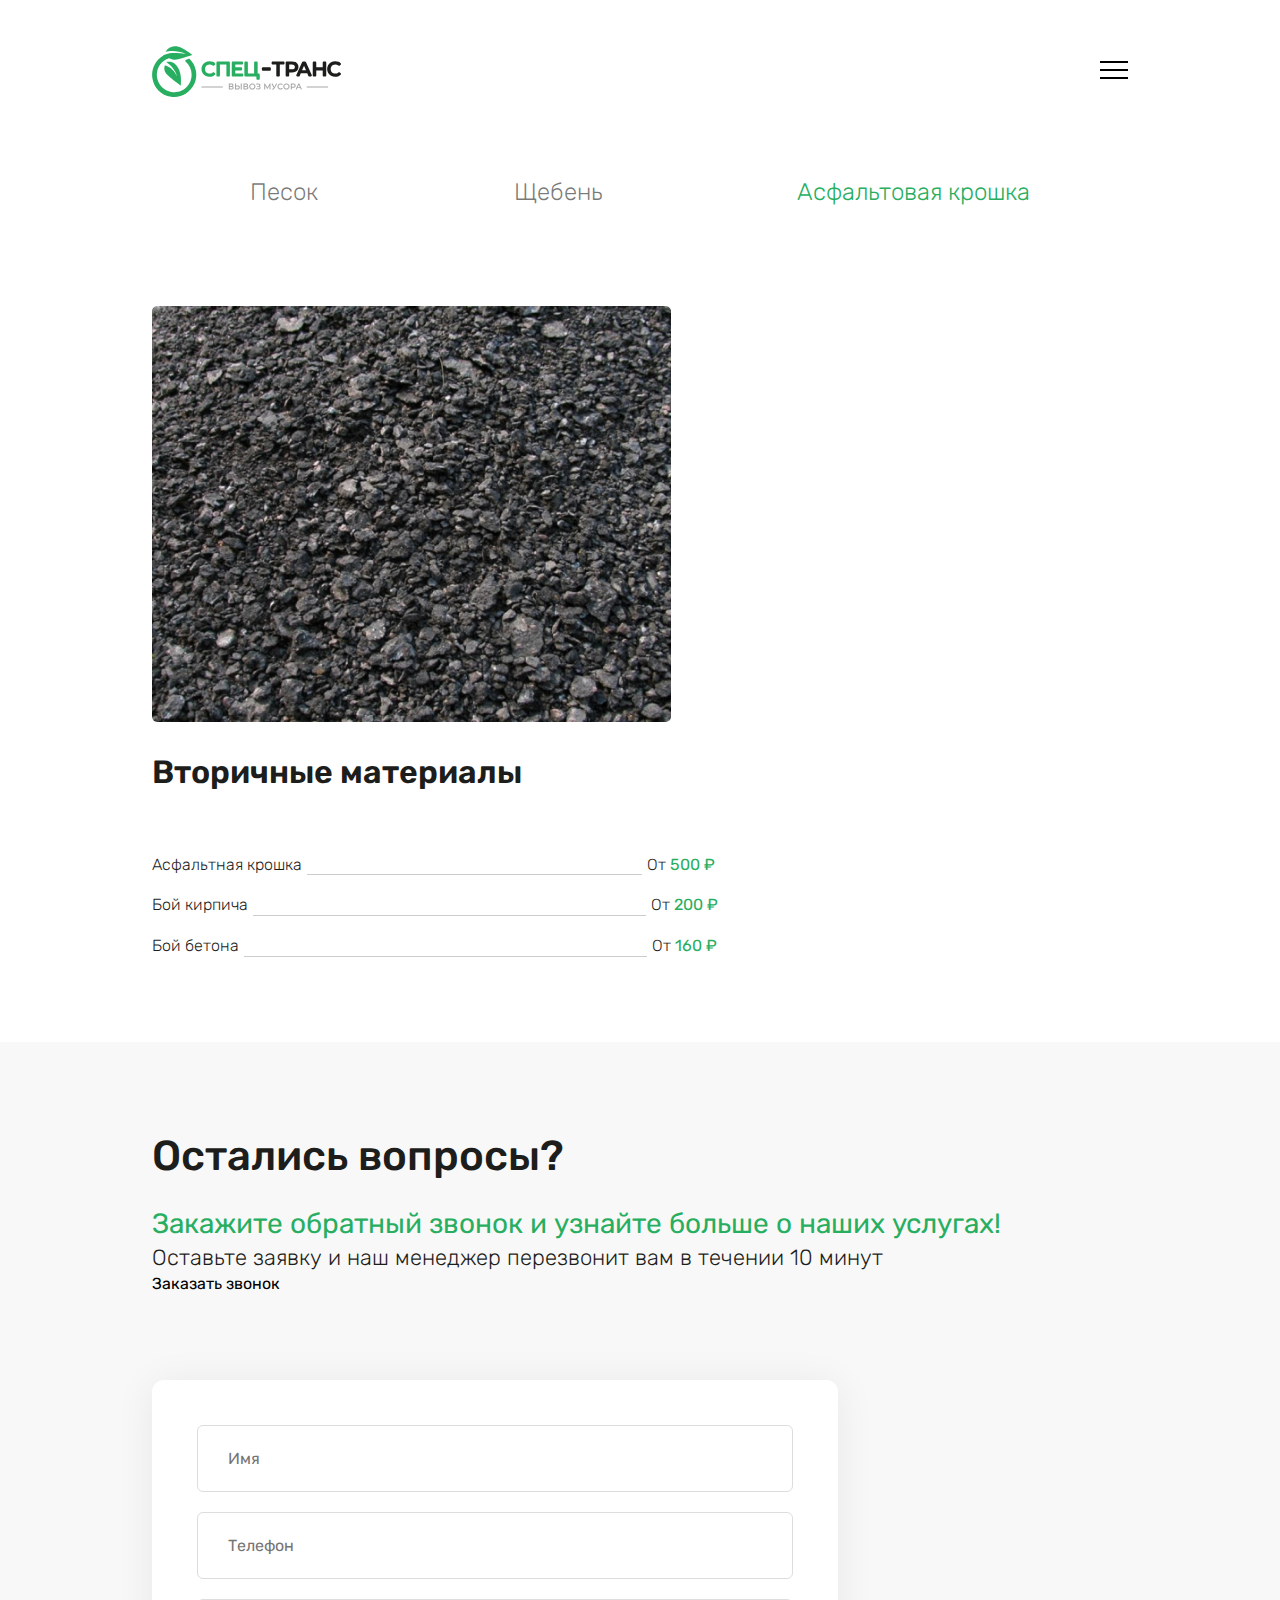
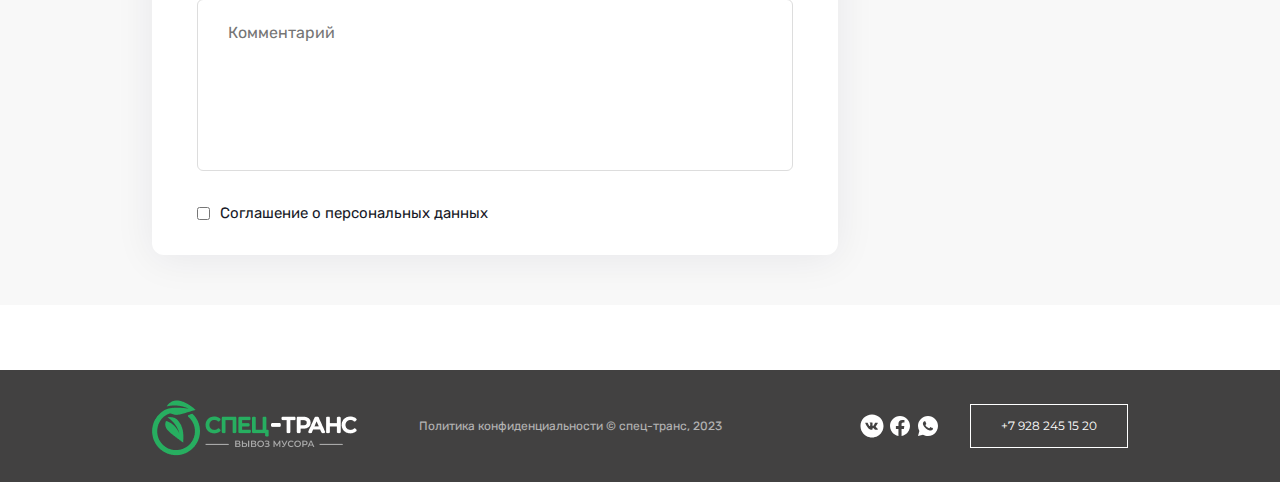
<file: index3for3.html>
<!DOCTYPE html>
<html lang="en">
  <head>
    <meta charset="UTF-8" />
    <meta name="viewport" content="width=device-width, initial-scale=1.0" />
    <title>Спец-Транс Материалы</title>
    <link rel="stylesheet" href="./css/style2.css" />
    <link
      href="https://fonts.googleapis.com/css2?family=Montserrat:wght@500&family=Rubik:wght@400;500;700&display=swap"
      rel="stylesheet"
    />
  </head>
  <body>
    <header class="header">
      <div class="header__container">
        <div class="header__menu">
          <div class="header__logo">
            <a href="./index.html">
              <img src="./img/logo.svg" class="header__img" alt="logo" />
            </a>
          </div>
          <div class="header__menu">
            <ul class="menu__body">
              <li class="menu__item">
                <a href="#" class="menu__link">Услуги</a>
              </li>
              <li class="menu__item">
                <a href="#" class="menu__link active-menu">Материалы</a>
              </li>
              <li class="menu__item">
                <a href="./index3.html" class="menu__link">Аренда техники</a>
              </li>
              <li class="menu__item">
                <a href="#" class="menu__link">Доставка и оплата</a>
              </li>
              <li class="menu__item">
                <a href="#" class="menu__link">О компании</a>
              </li>
              <li class="menu__item">
                <a href="#" class="menu__link">Контакты</a>
              </li>
            </ul>
          </div>
          <div class="menu-icon"><span></span><span></span><span></span></div>
        </div>
      </div>
    </header>

    <section class="materials">
      <div class="materials__container">
        <ul class="tab__cont">
          <li data-tab="tab-1" class="tab__title">Песок</li>
          <li data-tab="tab-2" class="tab__title">Щебень</li>
          <li data-tab="tab-3" class="tab__title">Асфальтовая крошка</li>
        </ul>
        <div class="tab__wrapper">
          <div id="tab-1" class="tab__content hidden-tab-content">
            <div class="materials__cont">
              <div class="materials__img">
                <img src="./img/send_tab.png" alt="" class="materials__image" />
              </div>
              <div class="materials__text">
                <div class="materials__title">Песок</div>
                <div class="materials__desc">
                  Зернистость песка влияет на водопотребность раствора и его
                  прочностные характеристики – чем больше модуль крупности, тем
                  выше прочность бетона и меньше расход воды для его
                  приготовления.Увеличение зернистости свидетельствует о большем
                  среднем диаметре частиц песка. Это ведет к снижению
                  пластичности цементного раствора. Поэтому зернистость песка
                  должна подбираться в зависимости от назначения и условий, при
                  которых будет эксплуатироваться бетон.
                </div>
                <div class="materials__price">
                  <div class="price__cont">
                    <p class="price__1">Песок карьерный 1.91</p>
                    <span class="price__line1"></span>
                    <p class="price__num">
                      От <span class="greeen">160 ₽</span>
                    </p>
                  </div>
                  <div class="price__cont">
                    <p class="price__1">Песок карьерный 1.40</p>
                    <span class="price__line2"></span>
                    <p class="price__num">
                      От <span class="greeen">160 ₽</span>
                    </p>
                  </div>
                  <div class="price__cont">
                    <p class="price__1">Песок карьерный 1.10</p>
                    <span class="price__line3"></span>
                    <p class="price__num">
                      От <span class="greeen">160 ₽</span>
                    </p>
                  </div>
                  <div class="price__cont">
                    <p class="price__1">Песок намывной</p>
                    <span class="price__line4"></span>
                    <p class="price__num">
                      От <span class="greeen">250 ₽</span>
                    </p>
                  </div>
                </div>
              </div>
            </div>
          </div>
          <div id="tab-2" class="tab__content hidden-tab-content">
            <div class="materials__cont">
              <div class="materials__img">
                <img src="./img/macadam_tab.png" alt="" class="materials__image" />
              </div>
              <div class="materials__text">
                <div class="materials__title">Щебень</div>
                <div class="materials__desc">
                  Щебень размером 5-20 мм. Это самый востребованный в
                  строительстве и
                  <span class="greeen underline">производстве ЖБИ</span>
                  материал, его также применяют для строительства дорог и
                  создания фундамента. Такой щебень незаменим и в частном
                  строительстве при подготовке бетона. Щебень 20-40 мм.
                  Используется в дренажных работах, при строительстве трамвайных
                  и железнодорожных путей, а также может применяться при
                  обустройстве фундаментов зданий промышленного назначения.
                  Щебень размером 40-70 мм может использовать для дренажа,
                  добавляться в бетон и бетонные изделия;
                </div>
                <div class="materials__price">
                  <div class="price__cont">
                    <p class="price__1">Щебень гранитный фр. 5-20 </p>
                    <span class="price__line5"></span>
                    <p class="price__num">
                      От <span class="greeen">800 ₽</span>
                    </p> 
                  </div>
                  <div class="price__cont">
                    <p class="price__1">Щебень гранитный фр. 20-40</p>
                    <span class="price__line6"></span>
                    <p class="price__num">
                      От <span class="greeen">600 ₽</span>
                    </p>
                  </div>
                  <div class="price__cont">
                    <p class="price__1">Щебень гравийный фр. 5-20</p>
                    <span class="price__line7"></span>
                    <p class="price__num">
                      От <span class="greeen">500 ₽</span>
                    </p>
                  </div>
                  <div class="price__cont">
                    <p class="price__1">Гранитный отсев</p>
                    <span class="price__line8"></span>
                    <p class="price__num">
                      От <span class="greeen">1000 ₽</span>
                    </p>
                  </div>
                </div>
              </div>
            </div>
          </div>
          <div id="tab-3" class="tab__content hidden-tab-content">
            <div class="materials__cont">
              <div class="materials__img">
                <img src="./img/asphalt_tab.png" alt="" class="materials__image" />
              </div>
              <div class="materials__text">
                <div class="materials__title">Вторичные материалы</div>
                <div class="materials__price">
                  <div class="price__cont">
                    <p class="price__1">Асфальтная крошка</p>
                    <span class="price__line9"></span>
                    <p class="price__num">
                      От <span class="greeen">500 ₽</span>
                    </p>
                  </div>
                  <div class="price__cont">
                    <p class="price__1">Бой кирпича</p>
                    <span class="price__line10"></span>
                    <p class="price__num">
                      От <span class="greeen">200 ₽</span>
                    </p>
                  </div>
                  <div class="price__cont">
                    <p class="price__1">Бой бетона</p> 
                    <span class="price__line11"></span>
                    <p class="price__num">
                      От <span class="greeen">160 ₽</span>
                    </p>
                  </div>
                </div>
              </div>
            </div>
          </div>
        </div>
      </div>
    </section>

    <section class="questions" id="questions">
      <div class="questions__container">
        <div class="questions__cont">
          <div class="questions__question">
            <div class="questions__title title">Остались вопросы?</div>
            <div class="questions__desc">
              Закажите обратный звонок и узнайте больше о наших услугах!
            </div>
            <div class="questions__floor">
              Оставьте заявку и наш менеджер перезвонит вам в течении 10 минут
            </div>
            <div class="sale__button questions__btn">
              <button class="sale__btn">Заказать звонок</button>
            </div>
          </div>
          <div class="questions__form">
            <div class="question__line"></div>
            <div class="questions__square">
              <div class="questions__input">
                <input type="text" placeholder="Имя" class="input1" />
                <input type="text" placeholder="Телефон" class="input2" />
                <textarea
                  name=""
                  id=""
                  cols="30"
                  rows="10"
                  placeholder="Комментарий"
                  class="input3"
                ></textarea>
                <div class="agree__cont">
                  <p class="questions__agreement">
                    <input type="checkbox" name="" class="checkbox" />
                    Соглашение о персональных данных
                  </p>
                </div>
              </div>
            </div>
            <div class="question__line"></div>
          </div>
        </div>
      </div>
    </section>

    <footer class="footer">
      <div class="footer__container">
        <div class="footer__cont">
          <div class="footer__logo">
            <img src="./img/logodark.png" alt="" />
            <p class="footer__logo-text">
              Политика конфиденциальности © спец-транс, 2023
            </p>
          </div>
          <div class="footer__items">
            <p class="footer__items-text">Материалы</p>
            <p class="footer__items-text">Услуги</p>
          </div>
          <div class="footer__sociable">
            <div class="footer__sociable__icons">
              <img src="./img/icon1.svg" alt="" class="" />
              <img src="./img/icon2.svg" alt="" class="" />
              <img src="./img/icon3.svg" alt="" class="" />
            </div>
            <div class="footer__sociable-number">+7 928 245 15 20</div>
          </div>
        </div>
      </div>
    </footer>
    <script src="./js/script3for3.js"></script>
  </body>
</html>
</file>
<file: css/style.css>
* {
  padding: 0px;
  margin: 0px;
  border: none;
}

*,
*::before,
*::after {
  box-sizing: border-box;
}

/* Links */
a,
a:link,
a:visited {
  text-decoration: none;
}

a:hover {
  text-decoration: none;
}

/* Common */
aside,
nav,
footer,
header,
section,
main {
  display: block;
}

h1,
h2,
h3,
h4,
h5,
h6,
p {
  font-size: inherit;
  font-weight: inherit;
}

ul,
ul li {
  list-style: none;
}

img {
  vertical-align: top;
}

img,
svg {
  max-width: 100%;
  height: auto;
}

address {
  font-style: normal;
}

/* Form */
input,
textarea,
button,
select {
  font-family: inherit;
  font-size: inherit;
  color: inherit;
  background-color: transparent;
}

input::-ms-clear {
  display: none;
}

button,
input[type=submit] {
  display: inline-block;
  box-shadow: none;
  background-color: transparent;
  background: none;
  cursor: pointer;
}

input:focus,
input:active,
button:focus,
button:active {
  outline: none;
}

button::-moz-focus-inner {
  padding: 0;
  border: 0;
}

label {
  cursor: pointer;
}

legend {
  display: block;
}

[class*=__container] {
  max-width: clamp(19.375rem, 5.5rem + 69.38vw, 88.75rem);
  margin: 0 auto;
}

:root {
  --f1: Rubik, sans-serif;
  --f2: Montserrat, sans-serif;
  --cgreen: #27ae60;
  --ccblack: #393838;
  --ch: #1d1d1b;
  --ctypo: #67675f;
  --cdown: #1e1e1c;
  --menu: #1d1d1b;
  --hover: #2ebc69;
  --bg: #f8f8f8;
}

.title {
  color: var(--ch);
  font-family: Rubik;
  font-size: 42px;
  font-weight: 500;
  font-style: normal;
}

.desc {
  color: #fff;
  font-family: Rubik;
  font-size: 20px;
  font-weight: 400;
  line-height: 140%;
}

body {
  font-family: Rubik, sans-serif;
}
body._lock {
  overflow: hidden;
}

.green {
  color: var(--cgreen);
}

.header {
  padding-left: 16px;
  padding-right: 16px;
  padding-top: clamp(0.625rem, 0.161rem + 2.32vw, 3.875rem);
  background: url(../img/bg1.png) center center/cover no-repeat;
}
.header__menu {
  display: flex;
  align-items: center;
}

.menu__body {
  padding-left: 41px;
  display: flex;
  gap: 48px;
}
@media (max-width: 1406px) {
  .menu__body {
    position: absolute;
    top: -150%;
    left: 0;
    height: 100vh;
    width: 100%;
    background: var(--cgreen);
    display: flex;
    flex-direction: column;
    gap: 100px;
    overflow: auto;
    align-items: center;
    justify-content: center;
    transition: 0.2s;
  }
  .menu__body.active {
    top: 0;
  }
}
.menu__item {
  font-size: 16px;
  font-style: normal;
  font-weight: 400;
  line-height: normal;
}
.menu__link {
  color: var(--menu);
  transition: 0.2s;
}
@media (max-width: 1406px) {
  .menu__link {
    color: #fff;
    font-size: 25px;
  }
}
.menu__link:hover {
  color: var(--cgreen);
}
@media (max-width: 1406px) {
  .menu__link:hover {
    color: #fff;
  }
}
.menu-icon {
  display: none;
}
@media (max-width: 1406px) {
  .menu-icon {
    margin-left: clamp(1.875rem, -13.226rem + 75.51vw, 53.125rem);
    display: block;
    height: 18px;
    width: 30px;
    position: relative;
    cursor: pointer;
    z-index: 8;
  }
  .menu-icon span {
    transition: all 0.3s ease 0s;
    top: calc(50% - 1px);
    left: 0;
    position: absolute;
    width: 100%;
    height: 2px;
    background-color: #fff;
  }
  .menu-icon span:first-child {
    top: 0;
  }
  .menu-icon span:last-child {
    top: auto;
    bottom: 0;
  }
  .menu-icon._active span {
    transform: scale(0);
  }
  .menu-icon._active span:first-child {
    transform: rotate(-45deg);
    top: calc(50% - 1px);
  }
  .menu-icon._active span:last-child {
    transform: rotate(45deg);
    bottom: calc(50% - 1px);
  }
}

.sale__cont {
  max-width: 775px;
}
.sale__items {
  padding-top: clamp(13.125rem, 10.905rem + 11.1vw, 21.313rem);
  padding-bottom: 186px;
}
.sale__title {
  padding-bottom: 30px;
  font-size: clamp(2rem, 1.65rem + 1.75vw, 3.75rem);
  font-style: normal;
  font-weight: 700;
  line-height: normal;
  color: #fff;
}
.sale__button {
  margin-top: 55px;
}
.sale__btn {
  padding: 20px 36px;
  background-color: var(--cgreen);
  border-radius: 8px;
  color: #fff;
  font-size: 22px;
  font-weight: 400;
  line-height: normal;
  margin-top: 60px;
  transition: 0.2s;
}
.sale__btn:hover {
  background-color: var(--hover);
}

.why {
  margin-top: 80px;
  margin-bottom: 80px;
}
.why__cards {
  display: flex;
  justify-content: space-between;
  margin-top: 58px;
  flex-wrap: wrap;
  align-items: center;
}
@media (max-width: 1517px) {
  .why__cards {
    display: grid;
    grid-template-columns: repeat(3, 1fr);
    gap: 40px;
    justify-content: center;
  }
}
@media (max-width: 1166px) {
  .why__cards {
    grid-template-columns: 1fr;
  }
}
.why__card {
  display: flex;
  color: var(--ccblack);
  gap: 20px;
  font-family: Montserrat;
  font-size: 14px;
  font-weight: 500;
  line-height: 140%;
  border: #a8a8a8 solid 1px;
  border-radius: 8px;
  align-items: center;
  padding: 0 20px;
  height: 85px;
}

.materials__img {
  position: absolute;
}
.materials__cards {
  display: flex;
  justify-content: space-between;
  align-items: center;
  gap: 20px;
}
@media (max-width: 1000px) {
  .materials__cards {
    display: grid;
    grid-template-columns: repeat(2, 1fr);
    margin-top: 20px;
  }
}
@media (max-width: 871px) {
  .materials__cards {
    grid-template-columns: 1fr;
  }
}
.materials__card {
  width: 340px;
  height: clamp(18.75rem, 7.201rem + 18.48vw, 29.375rem);
  position: relative;
  border-radius: 8px;
  transition: 0.2s;
  margin-top: 60px;
  cursor: pointer;
}
@media (max-width: 1000px) {
  .materials__card {
    margin-top: 10px;
    height: 226px;
  }
}
@media (max-width: 500px) {
  .materials__card {
    width: 300px;
  }
}
.materials__card:hover {
  box-shadow: 0px 4px 80px 0px rgba(113, 133, 164, 0.5);
  margin-top: 40px;
}
@media (max-width: 1000px) {
  .materials__card:hover {
    box-shadow: none;
    margin-top: 10px;
  }
}
.materials__card-title {
  color: #fff;
  font-size: clamp(1.25rem, 1.081rem + 0.85vw, 1.875rem);
  font-weight: 700;
  line-height: normal;
  position: absolute;
  bottom: 40px;
  left: 20px;
}
@media (max-width: 1000px) {
  .materials__card-title {
    left: 30px;
  }
}
@media (max-width: 871px) {
  .materials__card-title {
    left: 40px;
  }
}

.materials__card-1 {
  background: url(../img/sand.png) center center no-repeat;
}
@media (max-width: 1000px) {
  .materials__card-1 {
    background: url(../img/media1.png) center center no-repeat;
  }
}

.materials__card-2 {
  background: url(../img/macadam.png) center center no-repeat;
}
@media (max-width: 1000px) {
  .materials__card-2 {
    background: url(../img/media2.png) center center no-repeat;
  }
}

.materials__card-3 {
  background: url(../img/asphalt.png) center center no-repeat;
}
@media (max-width: 1000px) {
  .materials__card-3 {
    background: url(../img/media3.png) center center no-repeat;
  }
}

.materials__card-4 {
  background: url(../img/lease.png) center center no-repeat;
}
@media (max-width: 1000px) {
  .materials__card-4 {
    background: url(../img/media4.png) center center no-repeat;
  }
}

.about {
  margin-bottom: 80px;
}
.about__cont {
  display: flex;
  justify-content: space-between;
  gap: 141px;
}
@media (max-width: 1517px) {
  .about__cont {
    display: block;
  }
}
.about__title {
  margin-top: 193px;
  margin-bottom: 28px;
}
.about__text {
  max-width: 579px;
  color: var(--ctypo);
  font-size: 18px;
  font-weight: 400;
  line-height: 142%;
  letter-spacing: 0.09px;
}
@media (max-width: 1517px) {
  .about__text {
    max-width: 100%;
  }
}
.about__quantity {
  background: var(--bg);
  width: 700px;
  margin-top: 80px;
  height: 446px;
  display: flex;
  border-radius: 24px;
  justify-content: space-around;
  align-items: center;
}
@media (max-width: 1517px) {
  .about__quantity {
    width: 100%;
    gap: 40px;
  }
}
@media (max-width: 715px) {
  .about__quantity {
    flex-direction: column;
    padding: 100px;
  }
}
.about__technique {
  display: flex;
  flex-direction: column;
  align-items: center;
}
.about__technique-num {
  display: flex;
  gap: 5px;
}
.technique__plus {
  color: var(--cgreen);
  font-size: 40px;
  font-weight: 500;
  line-height: 142%;
  letter-spacing: 0.2px;
}
.quantity__num {
  color: var(--ch);
  font-size: 88px;
  font-weight: 300;
  line-height: 142%;
  letter-spacing: 0.44px;
}
.quantity__desc {
  color: var(--ctypo);
  font-size: 24px;
  font-weight: 400;
  line-height: 142%;
  letter-spacing: 0.12px;
}

.questions {
  background-color: var(--bg);
}
@media (max-width: 550px) {
  .questions__container {
    max-width: 100%;
  }
}
@media (max-width: 550px) {
  .questions__btn {
    display: none;
  }
}
.questions__cont {
  display: flex;
  justify-content: space-between;
}
@media (max-width: 1517px) {
  .questions__cont {
    flex-direction: column;
  }
}
.questions__question {
  padding: 89px 0 137px 0;
  width: 489px;
}
@media (max-width: 1517px) {
  .questions__question {
    width: 100%;
  }
}
@media (max-width: 550px) {
  .questions__question {
    max-width: clamp(19.375rem, 5.5rem + 69.38vw, 88.75rem);
    margin: 0 auto;
  }
}
.questions__desc {
  margin-top: 23px;
  color: var(--cgreen);
  font-size: 28px;
  font-weight: 400;
  line-height: 140%;
}
.questions__floor {
  color: var(--cdown);
  font-size: 22px;
  font-weight: 300;
  line-height: 140%;
}
.questions__form {
  display: flex;
  flex-direction: column;
  align-items: center;
}
@media (max-width: 1517px) {
  .questions__form {
    margin-bottom: 50px;
    align-items: start;
    margin-top: -50px;
  }
}
.questions__square {
  border-radius: 12px;
  background: #fff;
  box-shadow: 0px 4px 40px 0px rgba(7, 17, 51, 0.07);
  height: 475px;
  width: 686px;
}
@media (max-width: 857px) {
  .questions__square {
    width: 100%;
  }
}
.questions__agreement {
  margin-top: 35px;
  color: #181a28;
  font-size: 15px;
  font-weight: 400;
  line-height: 100%;
  margin-bottom: 30px;
  gap: 10px;
  display: flex;
}
.questions__input {
  margin: 45px 45px 0 45px;
  display: flex;
  flex-direction: column;
}

.question__line {
  width: 318px;
  height: 57px;
  background-color: var(--cgreen);
}
@media (max-width: 1517px) {
  .question__line {
    display: none;
  }
}

.input1 {
  padding: 23px 30px;
  border-radius: 6px;
  border: 1px solid #ddd;
}
@media (max-width: 857px) {
  .input1 {
    padding: 10px 15px;
  }
}

.input2 {
  padding: 23px 30px;
  border-radius: 6px;
  border: 1px solid #ddd;
  margin-top: 20px;
  margin-bottom: 20px;
}
@media (max-width: 857px) {
  .input2 {
    padding: 10px 15px;
  }
}

.input3 {
  border-radius: 6px;
  border: 1px solid #ddd;
  padding: 23px 30px;
  height: 172px;
  resize: none;
}
@media (max-width: 857px) {
  .input3 {
    padding: 10px 15px 20px;
  }
}

.input3:active,
:hover,
:focus {
  outline: 0;
  outline-offset: 0;
}

.delivery__cont {
  display: flex;
  justify-content: space-between;
}
@media (max-width: 1517px) {
  .delivery__cont {
    flex-direction: column;
  }
}
.delivery__delivery {
  margin-top: 40px;
  max-width: clamp(37.5rem, 13.973rem + 24.81vw, 43.75rem);
}
.delivery__desc {
  margin-top: 30px;
  margin-bottom: 40px;
  color: var(--cdown);
  font-size: 20px;
  font-weight: 400;
  line-height: 140%;
}
@media (max-width: 1850px) {
  .delivery__desc {
    margin-bottom: 20px;
  }
}
@media (max-width: 1517px) {
  .delivery__stars {
    margin-top: 30px;
  }
}
.delivery__star {
  margin-bottom: 67px;
}
@media (max-width: 1850px) {
  .delivery__star {
    margin-bottom: clamp(1.875rem, -5.183rem + 7.44vw, 3.75rem);
  }
}
@media (max-width: 1517px) {
  .delivery__star {
    margin-bottom: 25px;
  }
}
.delivery__star-desc {
  color: var(--cdown);
  font-size: 16px;
  font-weight: 300;
  line-height: 140%;
}
.delivery__cards {
  margin-top: 117px;
  display: flex;
  justify-content: space-between;
  gap: 20px;
}
@media (max-width: 1850px) {
  .delivery__cards {
    margin-top: clamp(0rem, -26.82rem + 28.29vw, 7.125rem);
  }
}
@media (max-width: 1517px) {
  .delivery__cards {
    margin-bottom: 50px;
    margin-top: 50px;
  }
}
@media (max-width: 742px) {
  .delivery__cards {
    flex-direction: column;
    align-items: center;
  }
}
.delivery__card {
  background-color: var(--bg);
  padding: 60px;
}
@media (max-width: 1850px) {
  .delivery__card {
    padding: 30px;
  }
}
@media (max-width: 742px) {
  .delivery__card {
    width: 90%;
    display: flex;
    flex-direction: column;
    align-items: center;
  }
}
.delivery__card-title {
  color: var(--ccblack);
  font-size: 18px;
  font-weight: 500;
  line-height: 100%;
  margin-bottom: 24px;
  display: flex;
  flex-direction: column;
  align-items: center;
}
.delivery__card-desc {
  color: #848692;
  font-size: 16px;
  font-weight: 400;
  line-height: 100%;
}
.delivery__map {
  position: absolute;
  right: 0;
  margin-top: 0;
  padding-top: 0;
}
@media (max-width: 1517px) {
  .delivery__map {
    position: relative;
  }
}
.delivery__map-ya {
  width: 900px;
  height: 930px;
}
@media (max-width: 1850px) {
  .delivery__map-ya {
    width: 700px;
    height: 730px;
  }
}
@media (max-width: 885px) {
  .delivery__map-ya {
    width: 600px;
    height: 620px;
  }
}
@media (max-width: 750px) {
  .delivery__map-ya {
    width: 540px;
    height: 560px;
  }
}
@media (max-width: 655px) {
  .delivery__map-ya {
    width: 500px;
    height: 510px;
  }
}
@media (max-width: 580px) {
  .delivery__map-ya {
    width: 440px;
    height: 450px;
  }
}
@media (max-width: 500px) {
  .delivery__map-ya {
    width: 90%;
    height: 370px;
    margin-left: 15px;
  }
}
@media (max-width: 1517px) {
  .delivery {
    width: clamp(20rem, 0.526rem + 97.37vw, 54.688rem);
    height: clamp(20rem, 0.526rem + 97.37vw, 54.688rem);
  }
}

.star {
  width: 24px;
  height: 24px;
  color: var(--cgreen);
  margin-right: 20px;
}

.footer {
  margin-top: 170px;
  padding: 15px 0;
  background-color: #424141;
  color: #fff;
}
@media (max-width: 1517px) {
  .footer {
    margin-top: 65px;
  }
}
.footer__cont {
  display: flex;
  align-items: center;
  justify-content: space-between;
}
@media (max-width: 1140px) {
  .footer__cont {
    flex-direction: column;
    align-items: center;
    gap: 30px;
  }
}
.footer__logo {
  display: flex;
  align-items: center;
  gap: 50px;
}
@media (max-width: 1517px) {
  .footer__logo {
    gap: 20px;
  }
}
@media (max-width: 1371px) {
  .footer__logo {
    gap: clamp(2.5rem, -7.153rem + 13.48vw, 5.625rem);
  }
}
@media (max-width: 1140px) {
  .footer__logo {
    flex-direction: column;
  }
}
.footer__logo-text {
  font-size: 12px;
  font-weight: 400;
  line-height: 120%;
  opacity: 0.6;
}
.footer__items {
  display: flex;
  align-items: center;
  gap: 50px;
}
@media (max-width: 1517px) {
  .footer__items {
    gap: 20px;
  }
}
@media (max-width: 1371px) {
  .footer__items {
    display: none;
  }
}
.footer__items-text {
  font-size: 18px;
  font-weight: 400;
  line-height: 120%;
}
.footer__sociable {
  display: flex;
  align-items: center;
  gap: 36px;
}
@media (max-width: 1517px) {
  .footer__sociable {
    gap: 20px;
  }
}
@media (max-width: 1371px) {
  .footer__sociable {
    gap: 30px;
  }
}
.footer__icon {
  margin-left: 25px;
}
@media (max-width: 1517px) {
  .footer__icon {
    margin-left: 10px;
  }
}
@media (max-width: 1371px) {
  .footer__icon {
    margin-left: 20px;
  }
}
.footer__icon:nth-child(1) {
  margin-left: 0;
}
.footer__sociable-number {
  font-family: Montserrat;
  font-size: 12px;
  font-weight: 400;
  line-height: 100%;
  padding: 15px 30px;
  border: 1px solid #fff;
}/*# sourceMappingURL=style.css.map */
</file>
<file: css/style2.css>
* {
  padding: 0px;
  margin: 0px;
  border: none;
}

*,
*::before,
*::after {
  box-sizing: border-box;
}

/* Links */
a,
a:link,
a:visited {
  text-decoration: none;
}

a:hover {
  text-decoration: none;
}

/* Common */
aside,
nav,
footer,
header,
section,
main {
  display: block;
}

h1,
h2,
h3,
h4,
h5,
h6,
p {
  font-size: inherit;
  font-weight: inherit;
}

ul,
ul li {
  list-style: none;
}

img {
  vertical-align: top;
}

img,
svg {
  max-width: 100%;
  height: auto;
}

address {
  font-style: normal;
}

/* Form */
input,
textarea,
button,
select {
  font-family: inherit;
  font-size: inherit;
  color: inherit;
  background-color: transparent;
}

input::-ms-clear {
  display: none;
}

button,
input[type=submit] {
  display: inline-block;
  box-shadow: none;
  background-color: transparent;
  background: none;
  cursor: pointer;
}

input:focus,
input:active,
button:focus,
button:active {
  outline: none;
}

button::-moz-focus-inner {
  padding: 0;
  border: 0;
}

label {
  cursor: pointer;
}

legend {
  display: block;
}

[class*=__container] {
  max-width: clamp(19.375rem, 5.5rem + 69.38vw, 88.75rem);
  margin: 0 auto;
}

:root {
  --f1: Rubik, sans-serif;
  --f2: Montserrat, sans-serif;
  --cgreen: #27ae60;
  --ccblack: #393838;
  --ch: #1d1d1b;
  --ctypo: #67675f;
  --cdown: #1e1e1c;
  --menu: #1d1d1b;
  --hover: #2ebc69;
  --bg: #f8f8f8;
}

.title {
  color: var(--ch);
  font-family: Rubik;
  font-size: 42px;
  font-weight: 500;
  font-style: normal;
}

.desc {
  color: #fff;
  font-family: Rubik;
  font-size: 20px;
  font-weight: 400;
  line-height: 140%;
}

body {
  font-family: Rubik, sans-serif;
}
body._lock {
  overflow: hidden;
}

.header {
  padding-left: 16px;
  padding-right: 16px;
  padding-top: clamp(0.625rem, 0.161rem + 2.32vw, 3.875rem);
}
.header__menu {
  display: flex;
  align-items: center;
}

.menu__body {
  padding-left: 41px;
  display: flex;
  gap: 48px;
}
@media (max-width: 1406px) {
  .menu__body {
    position: absolute;
    top: -150%;
    left: 0;
    height: 100vh;
    width: 100%;
    background: var(--cgreen);
    display: flex;
    flex-direction: column;
    gap: 100px;
    overflow: auto;
    align-items: center;
    justify-content: center;
    transition: 0.2s;
  }
  .menu__body.active {
    top: 0;
  }
}
.menu__item {
  font-size: 16px;
  font-style: normal;
  font-weight: 400;
  line-height: normal;
}
.menu__link {
  color: var(--menu);
  transition: 0.2s;
}
@media (max-width: 1406px) {
  .menu__link {
    color: #fff;
    font-size: 25px;
  }
}
.menu__link:hover {
  color: var(--cgreen);
}
@media (max-width: 1406px) {
  .menu__link:hover {
    color: #fff;
  }
}
.menu-icon {
  display: none;
}
@media (max-width: 1406px) {
  .menu-icon {
    margin-left: clamp(1.875rem, -13.226rem + 75.51vw, 53.125rem);
    display: block;
    height: 18px;
    width: 30px;
    position: relative;
    cursor: pointer;
    z-index: 8;
  }
  .menu-icon span {
    transition: all 0.3s ease 0s;
    top: calc(50% - 1px);
    left: 0;
    position: absolute;
    width: 100%;
    height: 2px;
    background-color: #000000;
  }
  .menu-icon span:first-child {
    top: 0;
  }
  .menu-icon span:last-child {
    top: auto;
    bottom: 0;
  }
  .menu-icon._active span {
    transform: scale(0);
    background-color: #fff;
  }
  .menu-icon._active span:first-child {
    transform: rotate(-45deg);
    top: calc(50% - 1px);
  }
  .menu-icon._active span:last-child {
    transform: rotate(45deg);
    bottom: calc(50% - 1px);
  }
}

.questions {
  background-color: var(--bg);
}
@media (max-width: 550px) {
  .questions__container {
    max-width: 100%;
  }
}
@media (max-width: 550px) {
  .questions__btn {
    display: none;
  }
}
.questions__cont {
  display: flex;
  justify-content: space-between;
}
@media (max-width: 1517px) {
  .questions__cont {
    flex-direction: column;
  }
}
.questions__question {
  padding: 89px 0 137px 0;
  width: 489px;
}
@media (max-width: 1517px) {
  .questions__question {
    width: 100%;
  }
}
@media (max-width: 550px) {
  .questions__question {
    max-width: clamp(19.375rem, 5.5rem + 69.38vw, 88.75rem);
    margin: 0 auto;
  }
}
.questions__desc {
  margin-top: 23px;
  color: var(--cgreen);
  font-size: 28px;
  font-weight: 400;
  line-height: 140%;
}
.questions__floor {
  color: var(--cdown);
  font-size: 22px;
  font-weight: 300;
  line-height: 140%;
}
.questions__form {
  display: flex;
  flex-direction: column;
  align-items: center;
}
@media (max-width: 1517px) {
  .questions__form {
    margin-bottom: 50px;
    align-items: start;
    margin-top: -50px;
  }
}
.questions__square {
  border-radius: 12px;
  background: #fff;
  box-shadow: 0px 4px 40px 0px rgba(7, 17, 51, 0.07);
  height: 475px;
  width: 686px;
}
@media (max-width: 857px) {
  .questions__square {
    width: 100%;
  }
}
.questions__agreement {
  margin-top: 35px;
  color: #181a28;
  font-size: 15px;
  font-weight: 400;
  line-height: 100%;
  margin-bottom: 30px;
  gap: 10px;
  display: flex;
}
.questions__input {
  margin: 45px 45px 0 45px;
  display: flex;
  flex-direction: column;
}

.question__line {
  width: 318px;
  height: 57px;
  background-color: var(--cgreen);
}
@media (max-width: 1517px) {
  .question__line {
    display: none;
  }
}

.input1 {
  padding: 23px 30px;
  border-radius: 6px;
  border: 1px solid #ddd;
}
@media (max-width: 857px) {
  .input1 {
    padding: 10px 15px;
  }
}

.input2 {
  padding: 23px 30px;
  border-radius: 6px;
  border: 1px solid #ddd;
  margin-top: 20px;
  margin-bottom: 20px;
}
@media (max-width: 857px) {
  .input2 {
    padding: 10px 15px;
  }
}

.input3 {
  border-radius: 6px;
  border: 1px solid #ddd;
  padding: 23px 30px;
  height: 172px;
  resize: none;
}
@media (max-width: 857px) {
  .input3 {
    padding: 10px 15px 20px;
  }
}

.input3:active,
:hover,
:focus {
  outline: 0;
  outline-offset: 0;
}

.footer {
  padding: 15px 0;
  background-color: #424141;
  color: #fff;
}
@media (max-width: 1517px) {
  .footer {
    margin-top: 65px;
  }
}
.footer__cont {
  display: flex;
  align-items: center;
  justify-content: space-between;
}
@media (max-width: 1140px) {
  .footer__cont {
    flex-direction: column;
    align-items: center;
    gap: 30px;
  }
}
.footer__logo {
  display: flex;
  align-items: center;
  gap: 50px;
}
@media (max-width: 1517px) {
  .footer__logo {
    gap: 20px;
  }
}
@media (max-width: 1371px) {
  .footer__logo {
    gap: clamp(2.5rem, -7.153rem + 13.48vw, 5.625rem);
  }
}
@media (max-width: 1140px) {
  .footer__logo {
    flex-direction: column;
  }
}
.footer__logo-text {
  font-size: 12px;
  font-weight: 400;
  line-height: 120%;
  opacity: 0.6;
}
.footer__items {
  display: flex;
  align-items: center;
  gap: 50px;
}
@media (max-width: 1517px) {
  .footer__items {
    gap: 20px;
  }
}
@media (max-width: 1371px) {
  .footer__items {
    display: none;
  }
}
.footer__items-text {
  font-size: 18px;
  font-weight: 400;
  line-height: 120%;
}
.footer__sociable {
  display: flex;
  align-items: center;
  gap: 36px;
}
@media (max-width: 1517px) {
  .footer__sociable {
    gap: 20px;
  }
}
@media (max-width: 1371px) {
  .footer__sociable {
    gap: 30px;
  }
}
.footer__icon {
  margin-left: 25px;
}
@media (max-width: 1517px) {
  .footer__icon {
    margin-left: 10px;
  }
}
@media (max-width: 1371px) {
  .footer__icon {
    margin-left: 20px;
  }
}
.footer__icon:nth-child(1) {
  margin-left: 0;
}
.footer__sociable-number {
  font-family: Montserrat;
  font-size: 12px;
  font-weight: 400;
  line-height: 100%;
  padding: 15px 30px;
  border: 1px solid #fff;
}

.materials {
  margin-top: 70px;
  margin-bottom: 65px;
}
@media (max-width: 695px) {
  .materials {
    margin-top: 20px;
    margin-bottom: 15px;
  }
}
.materials__line {
  height: 1px;
  width: 100%;
  background: #cdcdcd;
}
.materials__items {
  display: flex;
  justify-content: space-evenly;
  margin-bottom: 4px;
}
.materials__item {
  color: rgba(30, 30, 28, 0.6);
  font-family: Rubik;
  font-size: 24px;
  font-style: normal;
  font-weight: 300;
  line-height: normal;
}

.tab__cont {
  display: flex;
  justify-content: space-around;
}
.tab__title {
  cursor: pointer;
  color: rgba(30, 30, 28, 0.6);
  font-size: 24px;
  font-weight: 300;
  line-height: normal;
  transition: 0.2s;
}
@media (max-width: 695px) {
  .tab__title {
    display: none;
  }
}
.tab__title:hover {
  color: #27AE60;
}
.tab__content {
  margin-top: 100px;
}
@media (max-width: 695px) {
  .tab__content {
    margin-top: 25px;
  }
}

.hidden-tab-content {
  display: none;
}
@media (max-width: 695px) {
  .hidden-tab-content {
    display: block;
  }
}

.active-tab {
  color: var(--cgreen);
}

.materials__cont {
  display: flex;
  gap: 61px;
}
@media (max-width: 1597px) {
  .materials__cont {
    flex-direction: column;
    gap: 30px;
  }
}
.materials__image {
  width: clamp(20.938rem, 17.1rem + 19.19vw, 36.25rem);
  height: clamp(13.875rem, 9.834rem + 20.2vw, 30rem);
}
@media (max-width: 1597px) {
  .materials__image {
    border-radius: 5px;
  }
}
.materials__text {
  width: clamp(49.875rem, 111.06rem - 61.3vw, 37.5rem);
}
@media (max-width: 1597px) {
  .materials__text {
    width: 100%;
  }
}
.materials__title {
  color: #1d1d1b;
  font-size: 32px;
  font-weight: 600;
  line-height: 130%;
}
.materials__desc {
  margin-top: 24px;
  color: #1d1d1b;
  font-size: 18px;
  font-weight: 400;
  line-height: 130%;
}
.materials__price {
  margin-top: 61px;
}

.price__cont {
  margin-bottom: 20px;
  display: flex;
  align-items: end;
  gap: 5px;
}
.price__1 {
  color: #1d1d1b;
  font-size: 16px;
  font-weight: 300;
  line-height: 130%;
}
.price__line1 {
  background: #ccc;
  height: 1px;
  width: clamp(4.063rem, -1.915rem + 29.89vw, 20.5rem);
}
.price__line2 {
  background: #ccc;
  height: 1px;
  width: clamp(3.75rem, -2.227rem + 29.89vw, 20.188rem);
}
.price__line3 {
  background: #ccc;
  height: 1px;
  width: clamp(4.063rem, -1.892rem + 29.77vw, 20.438rem);
}
.price__line4 {
  background: #ccc;
  height: 1px;
  width: clamp(6.25rem, 0.295rem + 29.77vw, 22.625rem);
}
.price__line5 {
  background: #ccc;
  height: 1px;
  width: clamp(0.625rem, -5.443rem + 30.34vw, 17.313rem);
}
.price__line6 {
  background: #ccc;
  height: 1px;
  width: clamp(0rem, -6.046rem + 30.23vw, 16.625rem);
}
.price__line7 {
  background: #ccc;
  height: 1px;
  width: clamp(0.625rem, -5.42rem + 30.23vw, 17.25rem);
}
.price__line8 {
  background: #ccc;
  height: 1px;
  width: clamp(5rem, -1.341rem + 31.71vw, 22.438rem);
}
.price__line9 {
  background: #ccc;
  width: clamp(4.375rem, -1.648rem + 30.11vw, 20.938rem);
  height: 1px;
}
.price__line10 {
  background: #ccc;
  height: 1px;
  width: clamp(8.125rem, 2.148rem + 29.89vw, 24.563rem);
}
.price__line11 {
  background: #ccc;
  height: 1px;
  width: clamp(8.75rem, 2.773rem + 29.89vw, 25.188rem);
}
.price__num {
  color: #1d1d1b;
  font-size: 16px;
  font-weight: 300;
  line-height: 130%;
}

.greeen {
  color: #27ae60;
  font-size: 16px;
  font-weight: 400;
  line-height: 130%;
}

.underline {
  text-decoration: underline;
}

.active-menu {
  color: var(--cgreen);
}

.tab__line {
  display: grid;
  grid-template-columns: repeat(3, 1fr);
}
@media (max-width: 695px) {
  .tab__line {
    display: none;
  }
}

.line-tab {
  margin-top: 3px;
  height: 0.5px;
  width: 100%;
  background-color: #CDCDCD;
}/*# sourceMappingURL=style2.css.map */
</file>
<file: css/style3.css>
* {
  padding: 0px;
  margin: 0px;
  border: none;
}

*,
*::before,
*::after {
  box-sizing: border-box;
}

/* Links */
a,
a:link,
a:visited {
  text-decoration: none;
}

a:hover {
  text-decoration: none;
}

/* Common */
aside,
nav,
footer,
header,
section,
main {
  display: block;
}

h1,
h2,
h3,
h4,
h5,
h6,
p {
  font-size: inherit;
  font-weight: inherit;
}

ul,
ul li {
  list-style: none;
}

img {
  vertical-align: top;
}

img,
svg {
  max-width: 100%;
  height: auto;
}

address {
  font-style: normal;
}

/* Form */
input,
textarea,
button,
select {
  font-family: inherit;
  font-size: inherit;
  color: inherit;
  background-color: transparent;
}

input::-ms-clear {
  display: none;
}

button,
input[type=submit] {
  display: inline-block;
  box-shadow: none;
  background-color: transparent;
  background: none;
  cursor: pointer;
}

input:focus,
input:active,
button:focus,
button:active {
  outline: none;
}

button::-moz-focus-inner {
  padding: 0;
  border: 0;
}

label {
  cursor: pointer;
}

legend {
  display: block;
}

[class*=__container] {
  max-width: clamp(19.375rem, 5.5rem + 69.38vw, 88.75rem);
  margin: 0 auto;
}

:root {
  --f1: Rubik, sans-serif;
  --f2: Montserrat, sans-serif;
  --cgreen: #27ae60;
  --ccblack: #393838;
  --ch: #1d1d1b;
  --ctypo: #67675f;
  --cdown: #1e1e1c;
  --menu: #1d1d1b;
  --hover: #2ebc69;
  --bg: #f8f8f8;
}

.title {
  color: var(--ch);
  font-family: Rubik;
  font-size: 42px;
  font-weight: 500;
  font-style: normal;
}

.desc {
  color: #fff;
  font-family: Rubik;
  font-size: 20px;
  font-weight: 400;
  line-height: 140%;
}

body {
  font-family: Rubik, sans-serif;
}
body._lock {
  overflow: hidden;
}

.header {
  padding-left: 16px;
  padding-right: 16px;
  padding-top: clamp(0.625rem, 0.161rem + 2.32vw, 3.875rem);
}
.header__menu {
  display: flex;
  align-items: center;
}

.menu__body {
  padding-left: 41px;
  display: flex;
  gap: 48px;
}
@media (max-width: 1406px) {
  .menu__body {
    position: absolute;
    top: -150%;
    left: 0;
    height: 100vh;
    width: 100%;
    background: var(--cgreen);
    display: flex;
    flex-direction: column;
    gap: 100px;
    overflow: auto;
    align-items: center;
    justify-content: center;
    transition: 0.2s;
  }
  .menu__body.active {
    top: 0;
  }
}
.menu__item {
  font-size: 16px;
  font-style: normal;
  font-weight: 400;
  line-height: normal;
}
.menu__link {
  color: var(--menu);
  transition: 0.2s;
}
@media (max-width: 1406px) {
  .menu__link {
    color: #fff;
    font-size: 25px;
  }
}
.menu__link:hover {
  color: var(--cgreen);
}
@media (max-width: 1406px) {
  .menu__link:hover {
    color: #fff;
  }
}
.menu-icon {
  display: none;
}
@media (max-width: 1406px) {
  .menu-icon {
    margin-left: clamp(1.875rem, -13.226rem + 75.51vw, 53.125rem);
    display: block;
    height: 18px;
    width: 30px;
    position: relative;
    cursor: pointer;
    z-index: 8;
  }
  .menu-icon span {
    transition: all 0.3s ease 0s;
    top: calc(50% - 1px);
    left: 0;
    position: absolute;
    width: 100%;
    height: 2px;
    background-color: #000000;
  }
  .menu-icon span:first-child {
    top: 0;
  }
  .menu-icon span:last-child {
    top: auto;
    bottom: 0;
  }
  .menu-icon._active span {
    background-color: #fff;
    transform: scale(0);
  }
  .menu-icon._active span:first-child {
    transform: rotate(-45deg);
    top: calc(50% - 1px);
  }
  .menu-icon._active span:last-child {
    transform: rotate(45deg);
    bottom: calc(50% - 1px);
  }
}

.footer {
  padding: 15px 0;
  background-color: #424141;
  color: #fff;
}
@media (max-width: 1517px) {
  .footer {
    margin-top: 65px;
  }
}
.footer__cont {
  display: flex;
  align-items: center;
  justify-content: space-between;
}
@media (max-width: 1140px) {
  .footer__cont {
    flex-direction: column;
    align-items: center;
    gap: 30px;
  }
}
.footer__logo {
  display: flex;
  align-items: center;
  gap: 50px;
}
@media (max-width: 1517px) {
  .footer__logo {
    gap: 20px;
  }
}
@media (max-width: 1371px) {
  .footer__logo {
    gap: clamp(2.5rem, -7.153rem + 13.48vw, 5.625rem);
  }
}
@media (max-width: 1140px) {
  .footer__logo {
    flex-direction: column;
  }
}
.footer__logo-text {
  font-size: 12px;
  font-weight: 400;
  line-height: 120%;
  opacity: 0.6;
}
.footer__items {
  display: flex;
  align-items: center;
  gap: 50px;
}
@media (max-width: 1517px) {
  .footer__items {
    gap: 20px;
  }
}
@media (max-width: 1371px) {
  .footer__items {
    display: none;
  }
}
.footer__items-text {
  font-size: 18px;
  font-weight: 400;
  line-height: 120%;
}
.footer__sociable {
  display: flex;
  align-items: center;
  gap: 36px;
}
@media (max-width: 1517px) {
  .footer__sociable {
    gap: 20px;
  }
}
@media (max-width: 1371px) {
  .footer__sociable {
    gap: 30px;
  }
}
.footer__icon {
  margin-left: 25px;
}
@media (max-width: 1517px) {
  .footer__icon {
    margin-left: 10px;
  }
}
@media (max-width: 1371px) {
  .footer__icon {
    margin-left: 20px;
  }
}
.footer__icon:nth-child(1) {
  margin-left: 0;
}
.footer__sociable-number {
  font-family: Montserrat;
  font-size: 12px;
  font-weight: 400;
  line-height: 100%;
  padding: 15px 30px;
  border: 1px solid #fff;
}

.materials {
  margin-top: 70px;
  margin-bottom: 65px;
}
@media (max-width: 695px) {
  .materials {
    margin-top: 20px;
    margin-bottom: 15px;
  }
}
.materials__line {
  height: 1px;
  width: 100%;
  background: #cdcdcd;
}
.materials__items {
  display: flex;
  justify-content: space-around;
  margin-bottom: 4px;
}
.materials__item {
  color: rgba(30, 30, 28, 0.6);
  font-family: Rubik;
  font-size: 24px;
  font-style: normal;
  font-weight: 300;
  line-height: normal;
}

.questions {
  background-color: var(--bg);
}
@media (max-width: 550px) {
  .questions__container {
    max-width: 100%;
  }
}
@media (max-width: 550px) {
  .questions__btn {
    display: none;
  }
}
.questions__cont {
  display: flex;
  justify-content: space-between;
}
@media (max-width: 1517px) {
  .questions__cont {
    flex-direction: column;
  }
}
.questions__question {
  padding: 89px 0 137px 0;
  width: 489px;
}
@media (max-width: 1517px) {
  .questions__question {
    width: 100%;
  }
}
@media (max-width: 550px) {
  .questions__question {
    max-width: clamp(19.375rem, 5.5rem + 69.38vw, 88.75rem);
    margin: 0 auto;
  }
}
.questions__desc {
  margin-top: 23px;
  color: var(--cgreen);
  font-size: 28px;
  font-weight: 400;
  line-height: 140%;
}
.questions__floor {
  color: var(--cdown);
  font-size: 22px;
  font-weight: 300;
  line-height: 140%;
}
.questions__form {
  display: flex;
  flex-direction: column;
  align-items: center;
}
@media (max-width: 1517px) {
  .questions__form {
    margin-bottom: 50px;
    align-items: start;
    margin-top: -50px;
  }
}
.questions__square {
  border-radius: 12px;
  background: #fff;
  box-shadow: 0px 4px 40px 0px rgba(7, 17, 51, 0.07);
  height: 475px;
  width: 686px;
}
@media (max-width: 857px) {
  .questions__square {
    width: 100%;
  }
}
.questions__agreement {
  margin-top: 35px;
  color: #181a28;
  font-size: 15px;
  font-weight: 400;
  line-height: 100%;
  margin-bottom: 30px;
  gap: 10px;
  display: flex;
}
.questions__input {
  margin: 45px 45px 0 45px;
  display: flex;
  flex-direction: column;
}

.question__line {
  width: 318px;
  height: 57px;
  background-color: var(--cgreen);
}
@media (max-width: 1517px) {
  .question__line {
    display: none;
  }
}

.input1 {
  padding: 23px 30px;
  border-radius: 6px;
  border: 1px solid #ddd;
}
@media (max-width: 857px) {
  .input1 {
    padding: 10px 15px;
  }
}

.input2 {
  padding: 23px 30px;
  border-radius: 6px;
  border: 1px solid #ddd;
  margin-top: 20px;
  margin-bottom: 20px;
}
@media (max-width: 857px) {
  .input2 {
    padding: 10px 15px;
  }
}

.input3 {
  border-radius: 6px;
  border: 1px solid #ddd;
  padding: 23px 30px;
  height: 172px;
  resize: none;
}
@media (max-width: 857px) {
  .input3 {
    padding: 10px 15px 20px;
  }
}

.input3:active,
:hover,
:focus {
  outline: 0;
  outline-offset: 0;
}

.materials__cont {
  display: flex;
  gap: 61px;
}
@media (max-width: 1597px) {
  .materials__cont {
    flex-direction: column;
    gap: 30px;
  }
}
.materials__cont:nth-child(1) {
  margin-top: 70px;
  margin-bottom: 40px;
}
.materials__cont:nth-child(2) {
  margin-bottom: 30px;
}
.materials__image {
  width: clamp(20.938rem, 17.1rem + 19.19vw, 36.25rem);
  height: clamp(13.875rem, 9.834rem + 20.2vw, 30rem);
}
@media (max-width: 1597px) {
  .materials__image {
    border-radius: 5px;
  }
}
.materials__text {
  width: clamp(49.875rem, 111.06rem - 61.3vw, 37.5rem);
}
@media (max-width: 1597px) {
  .materials__text {
    width: 100%;
  }
}
.materials__title {
  color: #1d1d1b;
  font-size: 32px;
  font-weight: 600;
  line-height: 130%;
}
.materials__desc {
  margin-top: 24px;
  color: #1d1d1b;
  font-size: 18px;
  font-weight: 400;
  line-height: 130%;
}
.materials__price {
  margin-top: 61px;
}

.price__cont {
  margin-bottom: 20px;
  display: flex;
  align-items: end;
  gap: 5px;
}
.price__1 {
  color: #1d1d1b;
  font-size: 16px;
  font-weight: 300;
  line-height: 130%;
}
.price__line1 {
  background: #ccc;
  height: 1px;
  width: clamp(3.938rem, -0.949rem + 24.43vw, 17.375rem);
}
.price__line2 {
  background: #ccc;
  height: 1px;
  width: clamp(4.313rem, -0.619rem + 24.66vw, 17.875rem);
}
.price__line3 {
  background: #ccc;
  height: 1px;
  width: clamp(3.125rem, -1.761rem + 24.43vw, 16.563rem);
}
.price__line4 {
  background: #ccc;
  height: 1px;
  width: clamp(4.75rem, -0.227rem + 24.89vw, 18.438rem);
}
.price__line5 {
  background: #ccc;
  height: 1px;
  width: clamp(4.438rem, -0.517rem + 24.77vw, 18.063rem);
}
.price__line6 {
  background: #ccc;
  height: 1px;
  width: clamp(3.625rem, -2.102rem + 28.64vw, 19.375rem);
}
.price__num {
  color: #1d1d1b;
  font-size: 16px;
  font-weight: 300;
  line-height: 130%;
}

.greeen {
  color: #27ae60;
  font-size: 16px;
  font-weight: 400;
  line-height: 130%;
}

.active-menu {
  color: var(--cgreen);
}/*# sourceMappingURL=style3.css.map */
</file>
